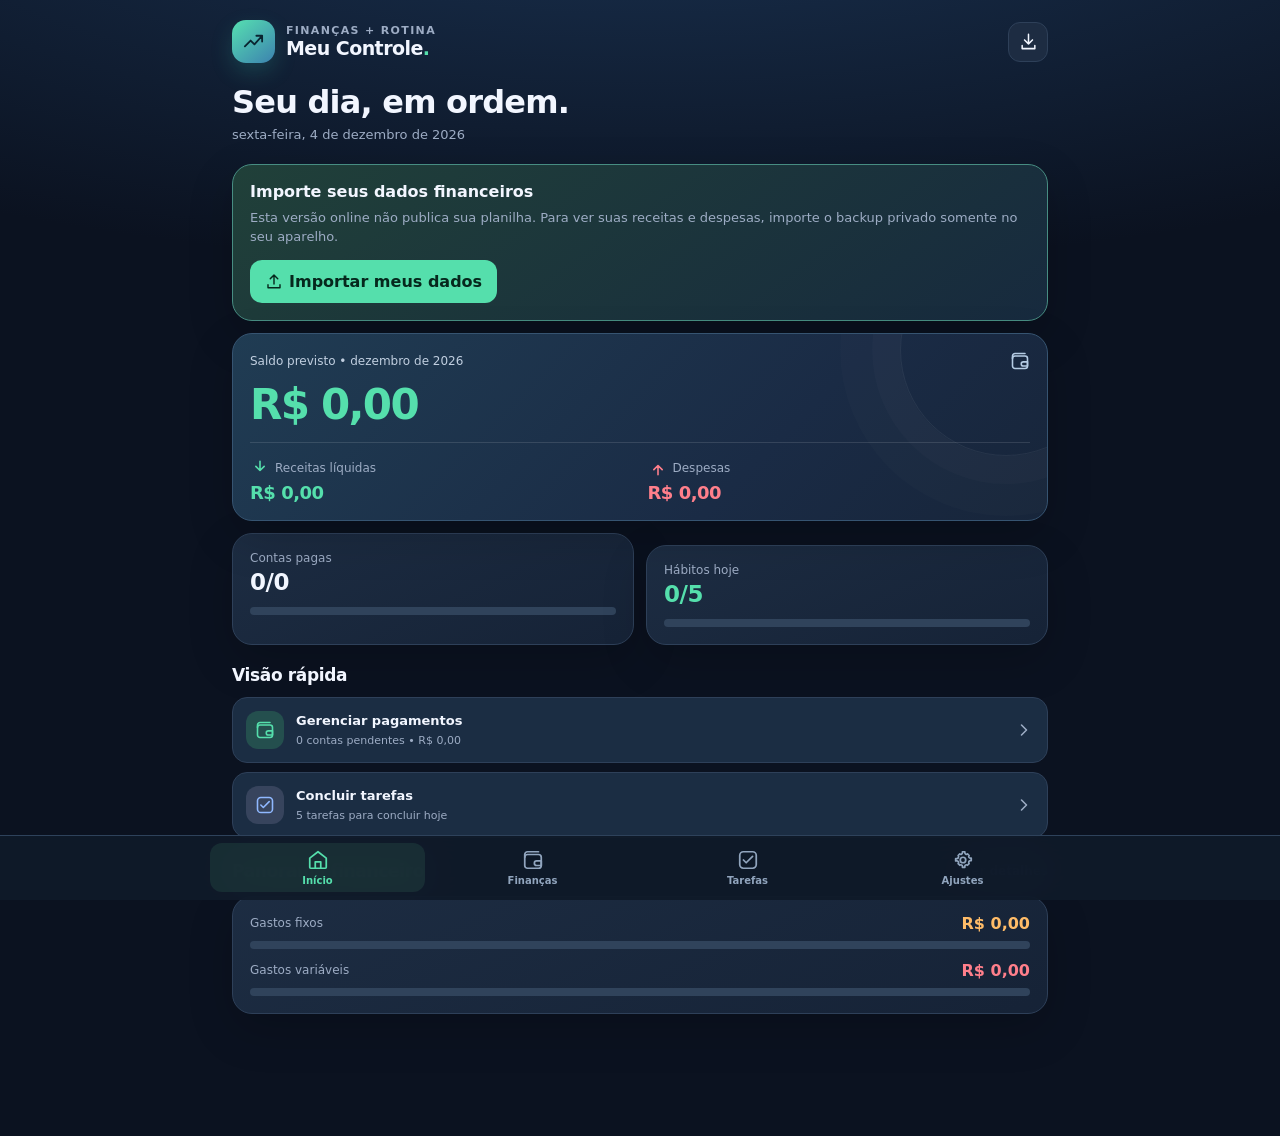
<file: index.html>
<!doctype html><html lang="pt-BR"><head><meta charset="utf-8"><meta name="viewport" content="width=device-width,initial-scale=1,viewport-fit=cover"><meta name="theme-color" content="#0b1220"><meta name="apple-mobile-web-app-capable" content="yes"><meta name="apple-mobile-web-app-status-bar-style" content="black-translucent"><meta name="apple-mobile-web-app-title" content="Meu Controle"><meta name="robots" content="noindex,nofollow"><meta name="description" content="Finanças pessoais, pagamentos e hábitos em um só lugar."><link rel="manifest" href="manifest.webmanifest"><link rel="apple-touch-icon" href="icon-192.png"><title>Meu Controle • Finanças e Rotina</title><style>:root{color-scheme:dark;--bg:#0b1220;--surface:#172338;--surface2:#1d2c42;--surface3:#253650;--line:#2e4059;--text:#f2f6ff;--muted:#9dacc4;--green:#55dfac;--coral:#ff7f8b;--amber:#ffbc68;--blue:#80b8ff;--shadow:0 16px 45px rgba(0,0,0,.18);font-family:-apple-system,BlinkMacSystemFont,"Segoe UI",Inter,system-ui,sans-serif}
*{box-sizing:border-box}html{scroll-behavior:smooth}body{margin:0;background:radial-gradient(ellipse 100% 420px at 50% -150px,#1a3353 0,transparent 100%),var(--bg);color:var(--text);padding-bottom:calc(92px + env(safe-area-inset-bottom));min-height:100vh}button,input,select{font:inherit}button{cursor:pointer}button:disabled{opacity:.35;cursor:not-allowed}button:focus-visible,input:focus-visible,select:focus-visible{outline:2px solid var(--blue);outline-offset:2px}a{color:var(--blue)}.app{max-width:860px;margin:0 auto}.topbar{display:flex;align-items:center;justify-content:space-between;padding:calc(20px + env(safe-area-inset-top)) 18px 14px;gap:12px}.brand{display:flex;align-items:center;gap:11px}.logo{width:43px;height:43px;border-radius:14px;background:linear-gradient(140deg,#56e0b1,#3c82af);color:#0a2430;display:grid;place-items:center;box-shadow:0 9px 22px #36c8b030}.logo .ico{width:23px;height:23px}.eyebrow{color:var(--muted);font-size:11px;font-weight:750;letter-spacing:1.35px;text-transform:uppercase}.brand-title{font-size:19px;font-weight:850;letter-spacing:-.55px}.icon-btn{display:inline-grid;place-items:center;background:var(--surface2);border:1px solid var(--line);border-radius:12px;color:var(--text);height:40px;width:40px;flex-shrink:0}.icon-btn .ico{width:19px;height:19px}.ico{width:20px;height:20px;display:inline-block;vertical-align:middle;fill:none;stroke:currentColor;stroke-width:1.9;stroke-linecap:round;stroke-linejoin:round}.content{padding:0 16px 20px}.screen{display:none;animation:fade .18s ease}.screen.active{display:block}@keyframes fade{from{opacity:.6;transform:translateY(4px)}to{opacity:1;transform:translateY(0)}}.page-title{font-size:27px;letter-spacing:-.8px;margin:6px 0 4px;font-weight:820}.subtitle{color:var(--muted);font-size:13px;margin:0 0 19px;line-height:1.5}.section-head{display:flex;align-items:center;justify-content:space-between;gap:10px;margin:20px 0 12px}.section-head h2{font-size:17px;letter-spacing:-.35px;margin:0}.section-head .sub{font-size:12px;color:var(--muted)}.card{background:linear-gradient(155deg,rgba(29,45,67,.98),rgba(22,35,55,.98));border:1px solid var(--line);border-radius:20px;padding:17px;box-shadow:var(--shadow)}.card+.card{margin-top:12px}.hero{background:linear-gradient(135deg,#203c53,#1a2b45 65%,#17253a);border:1px solid #365471;position:relative;overflow:hidden}.hero:after{content:"";position:absolute;right:-65px;top:-90px;width:210px;height:210px;border:1px solid #ffffff10;border-radius:50%;box-shadow:0 0 0 28px #ffffff04,0 0 0 60px #ffffff03;pointer-events:none}.hero .overline{font-size:12px;color:#c1cfe0}.hero .hero-number{font-size:clamp(29px,7vw,42px);font-weight:850;letter-spacing:-1.7px;margin:9px 0 13px;position:relative;z-index:1;white-space:nowrap}.hero-split{display:grid;grid-template-columns:1fr 1fr;border-top:1px solid #ffffff1e;padding-top:15px;gap:15px;position:relative;z-index:1}.small-label{font-size:12px;color:var(--muted);display:flex;align-items:center;gap:5px}.value{font-size:18px;font-weight:790;letter-spacing:-.5px;margin-top:4px;white-space:nowrap}.positive{color:var(--green)}.negative{color:var(--coral)}.amber{color:var(--amber)}.blue{color:var(--blue)}.muted{color:var(--muted)}.row{display:flex;align-items:center;justify-content:space-between;gap:10px}.stack{display:flex;flex-direction:column;gap:6px}.grid2{display:grid;grid-template-columns:repeat(2,minmax(0,1fr));gap:12px}.metric{min-width:0}.metric .value{font-size:clamp(16px,4.1vw,23px);overflow-wrap:anywhere}.metric .ico{width:16px;height:16px}.progress{height:8px;border-radius:99px;background:#30435b;overflow:hidden}.progress>span{display:block;height:100%;background:var(--green);border-radius:inherit;transition:width .2s}.tiny{font-size:11px;color:var(--muted);line-height:1.45}.spacer8{height:8px}.spacer12{height:12px}.month-picker{display:flex;align-items:center;gap:7px;background:var(--surface);border:1px solid var(--line);border-radius:14px;padding:5px;margin-bottom:14px}.month-picker .icon-btn{width:37px;height:35px;border:0;background:transparent}.month-picker select{background:transparent;border:0;color:var(--text);font-weight:750;text-align:center;text-align-last:center;flex:1;min-width:0;max-width:100%;padding:8px 0;appearance:none}.month-picker option{background:#19283c}.month-label{font-size:12px;color:var(--muted);margin:0 0 9px}.cta{background:var(--green);color:#06281d;border:0;border-radius:12px;font-weight:800;padding:12px 15px;display:inline-flex;align-items:center;justify-content:center;gap:6px}.cta .ico{width:18px;height:18px}.outline{background:var(--surface2);border:1px solid var(--line);border-radius:12px;color:var(--text);padding:10px 12px;font-weight:650;display:inline-flex;align-items:center;justify-content:center;gap:6px}.outline .ico{width:17px;height:17px}.link-btn{border:0;background:transparent;color:var(--blue);font-weight:700;padding:6px 0;font-size:12px}.donut-layout{display:flex;align-items:center;gap:17px}.donut{width:128px;height:128px;border-radius:50%;background:conic-gradient(var(--amber) 0 var(--fixed),var(--coral) var(--fixed) 100%);display:grid;place-items:center;flex-shrink:0}.donut-inner{background:#1a2b40;border-radius:50%;width:93px;height:93px;display:flex;flex-direction:column;justify-content:center;align-items:center}.donut-inner strong{font-size:22px;letter-spacing:-.7px}.donut-inner span{font-size:10px;color:var(--muted)}.legend-list{flex:1;min-width:0}.legend-row{display:flex;align-items:center;justify-content:space-between;gap:8px;margin:10px 0;font-size:12px}.legend-row strong{font-size:14px;white-space:nowrap}.legend-dot{width:9px;height:9px;border-radius:50%;flex-shrink:0}.legend-name{display:flex;align-items:center;gap:6px;color:var(--muted)}.trend{width:100%;height:164px;display:block;overflow:visible}.trend-caption{color:var(--muted);font-size:11px;margin-top:4px}.trend-line{stroke:var(--green);stroke-width:3;fill:none;stroke-linejoin:round;stroke-linecap:round}.trend-grid{stroke:#3a4c63;stroke-width:1;stroke-dasharray:3 4}.trend-label{font-size:10px;fill:#a7b9d1}.list{display:flex;flex-direction:column}.transaction{display:flex;align-items:center;gap:11px;padding:14px 0;border-top:1px solid var(--line)}.transaction:first-child{border-top:0;padding-top:4px}.check{width:22px;height:22px;accent-color:var(--green);flex:0 0 auto;cursor:pointer}.tx-body{min-width:0;flex:1}.tx-title{font-size:14px;font-weight:740;overflow-wrap:anywhere}.tx-meta{font-size:11px;color:var(--muted);margin-top:4px;line-height:1.45}.tx-right{text-align:right;min-width:0;max-width:46%}.tx-amount{font-size:14px;font-weight:780;white-space:nowrap}.tx-actions{display:flex;align-items:center;justify-content:flex-end;gap:10px;margin-top:5px}.tx-actions button{font-size:11px;font-weight:720;border:0;background:transparent;padding:4px 0;color:var(--blue)}.tx-actions .delete{color:#ff9aa4}.edited{color:var(--amber);font-size:10px;margin-top:3px}.badge{display:inline-block;padding:4px 7px;border-radius:8px;background:#2b3e55;color:#b7c8dc;font-size:10px;font-weight:750;white-space:nowrap}.badge.ok{background:#1e5c49;color:#85f0c4}.badge.wait{background:#59432e;color:#ffd298}.filters{display:flex;gap:7px;overflow:auto;padding:3px 0 12px;scrollbar-width:none}.filters::-webkit-scrollbar{display:none}.chip{border:1px solid #344962;background:#24354c;color:#b5c7de;padding:9px 13px;border-radius:99px;font-size:12px;font-weight:740;white-space:nowrap}.chip.active{background:#3a6d69;border-color:#4b9b87;color:#ecfff7}.empty{padding:24px 8px;text-align:center;color:var(--muted);font-size:13px}.summary-row{display:flex;justify-content:space-between;gap:12px;padding:9px 0;border-bottom:1px solid var(--line);font-size:13px}.summary-row:last-child{border:0}.mini-action{display:flex;align-items:center;gap:12px;padding:13px;border:1px solid var(--line);border-radius:15px;background:#1b2d43;color:var(--text);width:100%;text-align:left}.mini-action .action-icon{width:38px;height:38px;border-radius:12px;background:#244f4e;color:var(--green);display:grid;place-items:center;flex-shrink:0}.mini-action strong{font-size:13px}.mini-action small{font-size:11px;color:var(--muted)}.mini-action>.ico:last-child{margin-left:auto;color:var(--muted)}.home-actions{display:grid;gap:9px}.task-hero{display:flex;align-items:center;justify-content:space-between;gap:10px}.ring{width:116px;height:116px;border-radius:50%;background:conic-gradient(var(--green) var(--progress),#33465e var(--progress));display:grid;place-items:center;flex-shrink:0}.ring-inner{width:89px;height:89px;border-radius:50%;background:#1b2d42;display:grid;place-items:center}.ring-inner strong{font-size:25px}.ring-inner small{font-size:10px;color:var(--muted);margin-top:-19px}.task-progress-title{font-size:26px;font-weight:850;letter-spacing:-.8px}.task-list{display:flex;flex-direction:column}.task-item{display:flex;align-items:center;gap:12px;border-top:1px solid var(--line);padding:13px 0}.task-item:first-child{border:0;padding-top:3px}.task-emoji{height:39px;width:39px;background:#273b52;border-radius:12px;display:grid;place-items:center;font-size:20px;flex-shrink:0}.task-item label{display:flex;align-items:center;gap:10px;flex:1;min-width:0;font-size:14px;font-weight:720}.task-item label span{overflow-wrap:anywhere}.task-item.done label span{text-decoration:line-through;color:var(--muted)}.task-item .icon-btn{width:31px;height:31px;background:transparent;border:0;color:#8196b1}.task-item .icon-btn .ico{width:16px;height:16px}.calendar{display:grid;grid-template-columns:repeat(7,minmax(0,1fr));gap:6px}.weekday{font-size:11px;text-align:center;color:var(--muted);padding:6px 0}.day{aspect-ratio:1;min-width:0;border-radius:12px;border:1px solid #334860;background:#24364d;color:var(--text);font-size:13px;font-weight:730}.day.blank{background:transparent;border-color:transparent;pointer-events:none}.day.full{background:#226b55;border-color:#2d9975}.day.partial{background:#855823;border-color:#bb7d35}.day.none{background:#73343c;border-color:#9e4952}.day.future{color:#a7b6ca}.day.selected{outline:2px solid #e7f0ff;outline-offset:2px}.legend{display:flex;gap:11px;flex-wrap:wrap;margin-top:14px}.legend span{font-size:10px;color:var(--muted);display:flex;align-items:center;gap:5px}.legend i{width:9px;height:9px;border-radius:3px;display:inline-block}.month-stats{display:grid;grid-template-columns:repeat(3,minmax(0,1fr));gap:8px}.month-stat{background:#1c2e45;border-radius:12px;padding:12px 6px;text-align:center}.month-stat strong{display:block;font-size:23px}.month-stat small{font-size:10px;color:var(--muted)}.week-bars{display:flex;align-items:end;gap:7px;height:93px}.week-col{display:flex;flex:1;flex-direction:column;align-items:center;justify-content:end;gap:6px;height:100%}.week-col .bar-outer{height:67px;width:100%;max-width:33px;background:#304258;border-radius:7px;display:flex;align-items:flex-end;overflow:hidden}.week-col .bar-inner{background:linear-gradient(#5be2ae,#25866c);width:100%;border-radius:6px;min-height:0}.week-col small{font-size:10px;color:var(--muted)}.water-progress{height:11px;border-radius:999px;background:#253951;overflow:hidden;margin:16px 0 8px}.water-progress-fill{height:100%;width:0;background:linear-gradient(90deg,#3e9ce8,#60d9d6);border-radius:999px;transition:width .3s ease}.water-tally{font-size:12px;color:var(--muted);margin-bottom:15px}.water-quick{display:grid;grid-template-columns:repeat(3,minmax(0,1fr));gap:8px;margin:12px 0}.water-quick button{border:1px solid rgba(128,184,255,.28);background:rgba(71,137,198,.11);color:#c6e6ff;border-radius:12px;padding:11px 4px;font-size:13px;font-weight:700}.water-entry,.water-goal-edit{display:flex;align-items:center;flex-wrap:wrap;gap:8px}.water-entry input,.water-goal-edit input{min-width:0;flex:1 1 75px;max-width:120px}.water-entry select,.water-goal-edit select{min-width:85px;flex:0 0 auto}.water-entry button,.water-goal-edit button{flex:0 0 auto}.water-entry input,.water-entry select,.water-goal-edit input,.water-goal-edit select{border:1px solid var(--line);border-radius:10px;background:var(--surface);color:var(--text);padding:11px 10px}.water-undo{font-size:12px;white-space:nowrap}.water-value-sub{margin-top:3px}.water-goal-hint{margin-top:10px}.sr-only{position:absolute;width:1px;height:1px;padding:0;margin:-1px;overflow:hidden;clip:rect(0,0,0,0);white-space:nowrap;border:0}.note{font-size:12px;color:var(--muted);line-height:1.55}.settings-row{padding:15px 0;border-top:1px solid var(--line)}.settings-row:first-child{border:0}.settings-row strong{font-size:14px}.settings-row p{margin:5px 0 10px;font-size:12px;color:var(--muted);line-height:1.5}.bottom-nav{position:fixed;bottom:0;left:0;right:0;z-index:20;display:flex;justify-content:center;background:#101a2aec;border-top:1px solid #2e425b;backdrop-filter:blur(18px);-webkit-backdrop-filter:blur(18px);padding:7px 8px calc(8px + env(safe-area-inset-bottom))}.bottom-nav-inner{width:min(100%,860px);display:grid;grid-template-columns:repeat(4,1fr)}.nav-btn{border:0;background:transparent;color:#91a5be;display:flex;flex-direction:column;align-items:center;justify-content:center;gap:4px;font-size:10px;font-weight:750;padding:6px 4px;border-radius:12px}.nav-btn .ico{width:22px;height:22px}.nav-btn.active{color:var(--green);background:#2b554d55}.modal{position:fixed;inset:0;background:#040914dc;display:none;align-items:center;justify-content:center;padding:15px;z-index:30;backdrop-filter:blur(5px)}.modal.open{display:flex}.modal-panel{background:#1a2a40;border:1px solid #3d526c;border-radius:22px;width:min(100%,510px);max-height:min(92vh,850px);overflow:auto;padding:20px;box-shadow:0 30px 80px #0009}.modal-head{display:flex;justify-content:space-between;align-items:center;gap:10px;margin-bottom:16px}.modal-head h2{font-size:19px;margin:0}.field{margin-bottom:13px}.field label{display:block;color:#c5d4e6;font-size:12px;font-weight:650;margin-bottom:7px}.field input,.field select{display:block;width:100%;border:1px solid #3c536e;background:#101d30;color:var(--text);padding:12px 13px;border-radius:12px;outline:none}.field input:focus,.field select:focus{border-color:#7bb7f3}.field-row{display:grid;grid-template-columns:1fr 1fr;gap:10px}.modal-footer{display:flex;gap:8px;flex-wrap:wrap;margin-top:16px}.modal-footer button{flex:1}.warning{border:1px solid #b87e44;background:#60442455;border-radius:14px;padding:12px;color:#ffd6a6;font-size:12px;margin:10px 0}.toast{position:fixed;bottom:calc(95px + env(safe-area-inset-bottom));left:50%;transform:translateX(-50%);background:#295b4b;color:#eafff6;border:1px solid #4b9d7d;padding:11px 17px;border-radius:12px;z-index:40;box-shadow:0 10px 30px #0007;font-size:13px;max-width:90vw;text-align:center;display:none}.toast.show{display:block}.hide{display:none!important}.text-right{text-align:right}.footnote{font-size:11px;color:var(--muted);line-height:1.5;margin:12px 0}.inline-sep{display:inline-block;width:5px;height:5px;border-radius:50%;background:#617b99;margin:0 7px;vertical-align:middle}
@media(min-width:650px){.content{padding:0 22px 30px}.topbar{padding-left:22px;padding-right:22px}.desktop-grid{display:grid;grid-template-columns:1fr 1fr;gap:14px}.desktop-grid>.card{margin:0}.wide-grid{display:grid;grid-template-columns:1.05fr .95fr;gap:14px;align-items:start}.wide-grid>.card{margin:0}.page-title{font-size:32px}.hero .hero-number{font-size:42px}.donut{width:145px;height:145px}.donut-inner{width:108px;height:108px}}
@media(max-width:365px){.content{padding:0 12px 20px}.topbar{padding-left:12px;padding-right:12px}.card{padding:14px}.hero .hero-number{font-size:28px}.donut{width:107px;height:107px}.donut-inner{width:77px;height:77px}.donut-inner strong{font-size:18px}.donut-layout{gap:10px}.legend-row strong{font-size:12px}.grid2{gap:8px}.value{font-size:15px}.day{border-radius:9px}.task-hero .ring{width:99px;height:99px}.task-hero .ring-inner{width:75px;height:75px}}
</style></head><body><svg aria-hidden="true" style="position:absolute;width:0;height:0;overflow:hidden" xmlns="http://www.w3.org/2000/svg">
<symbol id="i-wallet" viewBox="0 0 24 24"><rect x="3" y="6" width="18" height="15" rx="3"/><path d="M3 9V6a3 3 0 0 1 3-3h12"/><path d="M16 13h5v5h-5a2.5 2.5 0 0 1 0-5z"/></symbol>
<symbol id="i-home" viewBox="0 0 24 24"><path d="m3 10 9-7 9 7v10a1 1 0 0 1-1 1H4a1 1 0 0 1-1-1z"/><path d="M9 21v-7h6v7"/></symbol>
<symbol id="i-check" viewBox="0 0 24 24"><path d="m5 12 5 5L20 7"/></symbol>
<symbol id="i-checksquare" viewBox="0 0 24 24"><rect x="3" y="3" width="18" height="18" rx="4"/><path d="m7 12 3 3 7-7"/></symbol>
<symbol id="i-settings" viewBox="0 0 24 24"><circle cx="12" cy="12" r="3"/><path d="M19.4 15a1.7 1.7 0 0 0 .3 1.9l-1.8 1.8a1.7 1.7 0 0 0-1.9-.3 1.7 1.7 0 0 0-1 1.5V21h-2.6v-1.1a1.7 1.7 0 0 0-1-1.5 1.7 1.7 0 0 0-1.9.3l-1.8-1.8A1.7 1.7 0 0 0 8 15a1.7 1.7 0 0 0-1.5-1H5v-2.6h1.5A1.7 1.7 0 0 0 8 10a1.7 1.7 0 0 0-.3-1.9l1.8-1.8a1.7 1.7 0 0 0 1.9.3 1.7 1.7 0 0 0 1-1.5V4h2.6v1.1a1.7 1.7 0 0 0 1 1.5 1.7 1.7 0 0 0 1.9-.3l1.8 1.8A1.7 1.7 0 0 0 19.4 10a1.7 1.7 0 0 0 1.5 1h1.1v2.6h-1.1a1.7 1.7 0 0 0-1.5 1.4z" transform="translate(-1 -1)"/></symbol>
<symbol id="i-left" viewBox="0 0 24 24"><path d="m15 18-6-6 6-6"/></symbol><symbol id="i-right" viewBox="0 0 24 24"><path d="m9 18 6-6-6-6"/></symbol>
<symbol id="i-plus" viewBox="0 0 24 24"><path d="M12 5v14M5 12h14"/></symbol>
<symbol id="i-minus" viewBox="0 0 24 24"><path d="M5 12h14"/></symbol>
<symbol id="i-up" viewBox="0 0 24 24"><path d="m7 14 5-5 5 5M12 9v11"/></symbol><symbol id="i-down" viewBox="0 0 24 24"><path d="m7 10 5 5 5-5M12 15V4"/></symbol>
<symbol id="i-calendar" viewBox="0 0 24 24"><rect x="3" y="5" width="18" height="16" rx="2"/><path d="M7 3v4M17 3v4M3 10h18"/></symbol>
<symbol id="i-trend" viewBox="0 0 24 24"><path d="m3 17 6-6 4 4 8-9M15 6h6v6"/></symbol>
<symbol id="i-bell" viewBox="0 0 24 24"><path d="M18 8a6 6 0 0 0-12 0c0 7-3 8-3 9h18c0-1-3-2-3-9M10 21h4"/></symbol>
<symbol id="i-download" viewBox="0 0 24 24"><path d="M12 3v12m-5-5 5 5 5-5M4 17v4h16v-4"/></symbol>
<symbol id="i-upload" viewBox="0 0 24 24"><path d="M12 16V4m-5 5 5-5 5 5M4 17v4h16v-4"/></symbol>
<symbol id="i-trash" viewBox="0 0 24 24"><path d="M4 7h16M10 4h4M6 7l1 14h10l1-14M10 11v6M14 11v6"/></symbol>
<symbol id="i-x" viewBox="0 0 24 24"><path d="M5 5 19 19M19 5 5 19"/></symbol>
<symbol id="i-droplet" viewBox="0 0 24 24"><path d="M12 3c-2 3-7 8-7 12a7 7 0 0 0 14 0c0-4-5-9-7-12z"/></symbol>
<symbol id="i-info" viewBox="0 0 24 24"><circle cx="12" cy="12" r="9"/><path d="M12 11v5M12 8h.01"/></symbol>
</svg>
<div class="app">
<header class="topbar"><div class="brand"><div class="logo"><svg class="ico"><use href="#i-trend"/></svg></div><div><div class="eyebrow">Finanças + rotina</div><div class="brand-title">Meu Controle<span style="color:var(--green)">.</span></div></div></div><button class="icon-btn" id="quickBackup" title="Exportar backup" aria-label="Exportar backup"><svg class="ico"><use href="#i-download"/></svg></button></header>
<div class="content">
<div id="storageWarning" class="warning hide">O navegador está bloqueando o armazenamento. Seus registros não serão salvos. Use um navegador que permita armazenamento local.</div>
<section id="homeScreen" class="screen active" aria-label="Início">
  <h1 class="page-title">Seu dia, em ordem.</h1><p class="subtitle" id="homeDate">Visão geral das suas finanças e hábitos.</p>
  <div class="card" id="firstImportCard" style="display:none;margin-bottom:12px;border-color:#478d82;background:linear-gradient(145deg,#204039,#172a3e)">
  <strong style="display:block;margin-bottom:7px;font-size:16px">Importe seus dados financeiros</strong>
  <p class="subtitle" style="margin-bottom:13px">Esta versão online não publica sua planilha. Para ver suas receitas e despesas, importe o backup privado somente no seu aparelho.</p>
  <button class="cta" id="importInitial" type="button"><svg class="ico"><use href="#i-upload"/></svg> Importar meus dados</button>
</div>
<div class="card hero"><div class="row"><span class="overline">Saldo previsto • <span id="homeMonthName"></span></span><svg class="ico" style="color:#b5cce4"><use href="#i-wallet"/></svg></div><div class="hero-number" id="homeBalance">R$ 0,00</div><div class="hero-split"><div><div class="small-label"><svg class="ico positive"><use href="#i-down"/></svg> Receitas líquidas</div><div class="value positive" id="homeIncome"></div></div><div><div class="small-label"><svg class="ico negative"><use href="#i-up"/></svg> Despesas</div><div class="value negative" id="homeExpense"></div></div></div></div>
  <div class="grid2" style="margin-top:12px"><div class="card metric"><div class="small-label">Contas pagas</div><div class="value" id="homePaid">0/0</div><div class="progress" style="margin-top:12px"><span id="homePaidBar"></span></div></div><div class="card metric"><div class="small-label">Hábitos hoje</div><div class="value positive" id="homeTasks">0/5</div><div class="progress" style="margin-top:12px"><span id="homeTasksBar"></span></div></div></div>
  <div class="section-head"><h2>Visão rápida</h2></div><div class="home-actions"><button class="mini-action" data-goto="finance"><span class="action-icon"><svg class="ico"><use href="#i-wallet"/></svg></span><span class="stack"><strong>Gerenciar pagamentos</strong><small id="homePending">Veja o que ainda falta pagar neste mês</small></span><svg class="ico"><use href="#i-right"/></svg></button><button class="mini-action" data-goto="tasks"><span class="action-icon" style="background:#37445d;color:#8fb8ff"><svg class="ico"><use href="#i-checksquare"/></svg></span><span class="stack"><strong>Concluir tarefas</strong><small id="homeTasksPending">Marque seus hábitos de hoje</small></span><svg class="ico"><use href="#i-right"/></svg></button></div>
  <div class="section-head"><h2>Panorama financeiro</h2><button class="link-btn" data-goto="finance">Ver detalhes</button></div><div class="card"><div class="row"><span class="small-label">Gastos fixos</span><strong class="amber" id="homeFixed"></strong></div><div class="spacer8"></div><div class="progress"><span id="homeFixedBar" style="background:var(--amber)"></span></div><div class="spacer12"></div><div class="row"><span class="small-label">Gastos variáveis</span><strong class="negative" id="homeVariable"></strong></div><div class="spacer8"></div><div class="progress"><span id="homeVariableBar" style="background:var(--coral)"></span></div></div>
</section>
<section id="financeScreen" class="screen" aria-label="Finanças">
  <div class="row"><div><h1 class="page-title">Finanças</h1><p class="subtitle">Planejado, realizado e o que falta pagar.</p></div><button class="cta" id="addTransaction" style="margin-top:-8px"><svg class="ico"><use href="#i-plus"/></svg> Novo</button></div>
  <div class="month-picker"><button class="icon-btn" id="financePrev" aria-label="Mês anterior"><svg class="ico"><use href="#i-left"/></svg></button><select id="financeMonth" aria-label="Selecionar mês e ano"></select><button class="icon-btn" id="financeNext" aria-label="Próximo mês"><svg class="ico"><use href="#i-right"/></svg></button></div>
  <div class="card hero"><div class="overline">Saldo previsto do mês</div><div class="hero-number" id="balance">R$ 0,00</div><div class="hero-split"><div><div class="small-label positive"><svg class="ico"><use href="#i-down"/></svg> Receitas líquidas</div><div class="value positive" id="income"></div></div><div><div class="small-label negative"><svg class="ico"><use href="#i-up"/></svg> Despesas</div><div class="value negative" id="expense"></div></div></div></div>
  <div class="grid2" style="margin-top:12px"><div class="card metric"><div class="small-label">Contas pagas</div><div class="value" id="paidCount"></div><div class="progress" style="margin-top:10px"><span id="paidBar"></span></div></div><div class="card metric"><div class="small-label">Renda comprometida</div><div class="value" id="commitment"></div><div class="progress" style="margin-top:10px"><span id="commitmentBar" style="background:var(--amber)"></span></div></div></div>
  <div class="desktop-grid" style="margin-top:12px"><div class="card"><div class="section-head" style="margin:0 0 12px"><h2>Distribuição de gastos</h2><span class="tiny">Fixos × variáveis</span></div><div class="donut-layout"><div class="donut" id="expenseDonut" style="--fixed:0%"><div class="donut-inner"><strong id="donutPercent">0%</strong><span>Variáveis</span></div></div><div class="legend-list"><div class="legend-row"><span class="legend-name"><i class="legend-dot" style="background:var(--amber)"></i> Fixos</span><strong class="amber" id="fixedAmount"></strong></div><div class="legend-row"><span class="legend-name"><i class="legend-dot" style="background:var(--coral)"></i> Variáveis</span><strong class="negative" id="variableAmount"></strong></div><div class="tiny" id="expenseInfo"></div></div></div></div><div class="card"><div class="section-head" style="margin:0 0 8px"><h2>Próximos 6 meses</h2><svg class="ico positive"><use href="#i-trend"/></svg></div><svg id="trendChart" class="trend" viewBox="0 0 360 164" role="img" aria-label="Gráfico de saldo projetado nos próximos seis meses"></svg><p class="trend-caption">Projeção baseada nos lançamentos cadastrados. Não representa saldo bancário.</p></div></div>
  <div class="section-head"><h2>Pagamentos do mês</h2><span class="tiny" id="paymentListCount"></span></div><div class="card"><div class="filters" id="paymentFilters"><button class="chip active" data-filter="all">Todas</button><button class="chip" data-filter="fixed">Fixas</button><button class="chip" data-filter="variable">Variáveis</button><button class="chip" data-filter="pending">Pendentes</button><button class="chip" data-filter="paid">Pagas</button></div><div class="list" id="paymentList"></div></div>
  <div class="section-head"><h2>Receitas e descontos</h2></div><div class="card"><p class="tiny" style="margin:0 0 9px">Os empréstimos em folha são descontos e reduzem as receitas líquidas.</p><div class="list" id="incomeList"></div></div>
  <div class="section-head"><h2>Resumo do mês</h2></div><div class="card"><div class="summary-row"><span class="muted">Despesas já pagas</span><strong class="positive" id="totalPaid"></strong></div><div class="summary-row"><span class="muted">Ainda a pagar</span><strong id="totalPending"></strong></div><div class="summary-row"><span class="muted">Ajustes sobre as previsões</span><strong id="totalAdjusted"></strong></div></div>
</section>
<section id="tasksScreen" class="screen" aria-label="Tarefas">
  <div class="row"><div><h1 class="page-title">Minha rotina</h1><p class="subtitle">Consistência, um dia de cada vez.</p></div><button class="cta" id="addTask" style="margin-top:-8px"><svg class="ico"><use href="#i-plus"/></svg> Tarefa</button></div>
  <div class="card task-hero"><div class="stack"><div class="small-label" id="selectedDayShort">Hoje</div><div class="task-progress-title" id="taskCount">0 de 5</div><div class="small-label" id="taskProgressText">Tarefas concluídas</div><div class="badge" id="streakBadge" style="margin-top:7px;align-self:flex-start">🔥 0 dias seguidos</div></div><div class="ring" id="taskRing" style="--progress:0%"><div class="ring-inner"><strong id="taskPercent">0%</strong><small>concluído</small></div></div></div>
  <div class="section-head"><h2>Calendário de hábitos</h2></div><div class="card"><div class="row" style="margin-bottom:12px"><button class="icon-btn" id="calendarPrev" aria-label="Mês anterior"><svg class="ico"><use href="#i-left"/></svg></button><strong id="calendarTitle"></strong><button class="icon-btn" id="calendarNext" aria-label="Próximo mês"><svg class="ico"><use href="#i-right"/></svg></button></div><div class="calendar" id="calendar"></div><div class="legend"><span><i style="background:#2c8a6a"></i>Completo</span><span><i style="background:#aa6c2a"></i>Parcial</span><span><i style="background:#90404a"></i>Incompleto</span><span><i style="background:#31445c"></i>Futuro</span></div></div>
  <div class="section-head"><h2 id="selectedDateTitle">Tarefas do dia</h2><span class="badge" id="dayTaskBadge"></span></div><div class="card"><div class="task-list" id="taskList"></div></div>
  <div class="desktop-grid" style="margin-top:12px"><div class="card"><div class="section-head" style="margin:0 0 12px"><h2>Hidratação</h2><svg class="ico blue"><use href="#i-droplet"/></svg></div><div class="row"><div><div class="value" id="waterValue">0 ml</div><div class="tiny water-value-sub" id="waterSub">Meta diária: 2 L</div></div><button class="outline water-undo" id="waterMinus" aria-label="Retirar 250 mililitros">− 250 ml</button></div><div class="water-progress" id="waterProgress" role="progressbar" aria-label="Progresso da hidratação" aria-valuemin="0" aria-valuemax="100" aria-valuenow="0"><div class="water-progress-fill" id="waterProgressFill"></div></div><div class="water-tally" id="waterTally">0 ml de 2.000 ml</div><div class="water-quick"><button type="button" data-water-add="250">+ 250 ml</button><button type="button" data-water-add="500">+ 500 ml</button><button type="button" data-water-add="1000">+ 1 L</button></div><div class="water-entry"><label class="sr-only" for="waterAmount">Quantidade de água</label><input id="waterAmount" type="number" min="0.01" step="any" inputmode="decimal" value="250" aria-label="Quantidade de água"><select id="waterUnit" aria-label="Unidade de água"><option value="ml">ml</option><option value="l">litros (L)</option></select><button class="cta" type="button" id="waterAddCustom">Adicionar</button></div></div><div class="card"><div class="section-head" style="margin:0 0 12px"><h2>Últimos 7 dias</h2><span class="tiny">% concluído</span></div><div class="week-bars" id="weekBars"></div></div></div>
  <div class="section-head"><h2>Resumo do mês</h2></div><div class="card"><div class="month-stats"><div class="month-stat"><strong class="positive" id="fullDays">0</strong><small>Completos</small></div><div class="month-stat"><strong class="amber" id="partialDays">0</strong><small>Parciais</small></div><div class="month-stat"><strong class="negative" id="emptyDays">0</strong><small>Incompletos</small></div></div><p class="footnote">Dias futuros não entram no resumo. Dias passados sem tarefas marcadas são classificados como incompletos.</p></div>
</section>
<section id="settingsScreen" class="screen" aria-label="Ajustes"><h1 class="page-title">Ajustes</h1><p class="subtitle">Seus dados, suas preferências.</p><div class="card"><div class="settings-row"><strong>Backup dos seus dados</strong><p style="color:var(--amber);font-size:12px">Nunca publique seu backup financeiro no GitHub. Ele contém informações pessoais.</p><p>Exporte um arquivo JSON com receitas, despesas, valores editados, pagamentos, tarefas e hidratação. Guarde uma cópia fora do iPhone.</p><div class="row" style="justify-content:flex-start;flex-wrap:wrap"><button class="cta" id="exportBackup"><svg class="ico"><use href="#i-download"/></svg> Exportar</button><button class="outline" id="importBackup"><svg class="ico"><use href="#i-upload"/></svg> Importar</button><input type="file" id="backupFile" accept=".json,application/json" hidden></div></div><div class="settings-row"><strong>Meta de hidratação</strong><p>Defina sua meta diária em litros ou mililitros.</p><div class="water-goal-edit"><label class="sr-only" for="waterGoalInput">Meta diária</label><input id="waterGoalInput" type="number" min="0.05" step="any" inputmode="decimal" value="2" aria-label="Meta diária"><select id="waterGoalUnit" aria-label="Unidade da meta"><option value="l">litros (L)</option><option value="ml">ml</option></select><button class="outline" type="button" id="waterGoalSave">Salvar meta</button></div><div class="tiny water-goal-hint" id="waterGoalLabel">Meta atual: 2 L (2.000 ml)</div></div><div class="settings-row"><strong>Instalar no iPhone</strong><p>Publique os arquivos em um site HTTPS gratuito. Depois, abra no Safari, toque em Compartilhar e escolha “Adicionar à Tela de Início”. O app pode funcionar offline após o primeiro carregamento.</p></div><div class="settings-row"><strong>Privacidade e armazenamento</strong><p>Os dados são salvos no armazenamento local do navegador deste aparelho. Não há conta, servidor de sincronização ou envio automático. Limpar dados do navegador pode apagá-los.</p></div><div class="settings-row"><strong>Sobre esta versão</strong><p>Meu Controle 2.0 • Dark Premium • Dados iniciais da planilha de outubro/2026 a dezembro/2027. As datas de vencimento dos lançamentos importados não foram informadas.</p></div></div></section>
</div></div>
<nav class="bottom-nav" aria-label="Navegação principal"><div class="bottom-nav-inner"><button class="nav-btn active" data-tab="home"><svg class="ico"><use href="#i-home"/></svg>Início</button><button class="nav-btn" data-tab="finance"><svg class="ico"><use href="#i-wallet"/></svg>Finanças</button><button class="nav-btn" data-tab="tasks"><svg class="ico"><use href="#i-checksquare"/></svg>Tarefas</button><button class="nav-btn" data-tab="settings"><svg class="ico"><use href="#i-settings"/></svg>Ajustes</button></div></nav>
<div class="modal" id="transactionModal" role="dialog" aria-modal="true" aria-labelledby="txModalTitle"><div class="modal-panel"><div class="modal-head"><h2 id="txModalTitle">Novo lançamento</h2><button class="icon-btn" data-close="transactionModal" aria-label="Fechar"><svg class="ico"><use href="#i-x"/></svg></button></div><form id="transactionForm"><div class="field"><label for="txName">Descrição</label><input id="txName" maxlength="90" required placeholder="Ex.: Supermercado, salário extra"></div><div class="field-row"><div class="field"><label for="txType">Tipo</label><select id="txType"><option value="expense">Despesa</option><option value="income">Receita</option></select></div><div class="field"><label for="txValue">Valor (R$)</label><input id="txValue" inputmode="decimal" placeholder="150,00" required></div></div><div class="field-row"><div class="field"><label for="txCategory">Categoria</label><select id="txCategory"><option value="variable">Variável</option><option value="fixed">Fixa</option></select></div><div class="field"><label for="txStart">A partir de</label><input id="txStart" type="month" required></div></div><div class="field-row"><div class="field"><label for="txRepeat">Repetição</label><select id="txRepeat"><option value="once">Somente este mês</option><option value="fixed">Todo mês</option><option value="installments">Parcelada</option></select></div><div class="field hide" id="installmentsWrap"><label for="txInstallments">Nº de parcelas</label><input id="txInstallments" type="number" min="2" max="360" value="2"></div></div><div class="field"><label for="txDue">Dia de vencimento (opcional)</label><input id="txDue" type="number" min="1" max="31" placeholder="Ex.: 15"></div><p class="note">Em compras parceladas, informe o valor de <strong>cada parcela</strong>. O vencimento é opcional e não altera o valor total.</p><div class="modal-footer"><button type="button" class="outline" data-close="transactionModal">Cancelar</button><button type="submit" class="cta">Salvar lançamento</button></div></form></div></div>
<div class="modal" id="editModal" role="dialog" aria-modal="true" aria-labelledby="editTitle"><div class="modal-panel"><div class="modal-head"><h2 id="editTitle">Editar valor</h2><button class="icon-btn" data-close="editModal" aria-label="Fechar"><svg class="ico"><use href="#i-x"/></svg></button></div><form id="editForm"><p class="note" id="editContext"></p><div class="card" style="padding:12px;margin:12px 0;box-shadow:none"><div class="small-label">Valor previsto</div><strong id="editBase"></strong></div><div class="field"><label for="editAmount">Valor real deste mês (R$)</label><input id="editAmount" inputmode="decimal" required></div><p class="note">A alteração modifica apenas o mês selecionado. Os outros meses mantêm os valores originais.</p><div class="modal-footer"><button type="button" class="outline" id="restoreValue">Restaurar previsão</button><button type="submit" class="cta">Salvar valor</button></div></form></div></div>
<div class="modal" id="taskModal" role="dialog" aria-modal="true" aria-labelledby="taskModalTitle"><div class="modal-panel"><div class="modal-head"><h2 id="taskModalTitle">Nova tarefa</h2><button class="icon-btn" data-close="taskModal" aria-label="Fechar"><svg class="ico"><use href="#i-x"/></svg></button></div><form id="taskForm"><div class="field"><label for="taskName">Nome da tarefa</label><input id="taskName" maxlength="80" required placeholder="Ex.: Ler 20 páginas"></div><div class="field"><label for="taskIcon">Ícone</label><select id="taskIcon"><option value="🎯">🎯 Meta</option><option value="💪">💪 Treino</option><option value="📚">📚 Estudos</option><option value="💼">💼 Trabalho</option><option value="💧">💧 Hidratação</option><option value="🥗">🥗 Alimentação</option><option value="🧘">🧘 Bem-estar</option><option value="🧹">🧹 Casa</option></select></div><div class="modal-footer"><button type="button" class="outline" data-close="taskModal">Cancelar</button><button type="submit" class="cta">Adicionar tarefa</button></div></form></div></div>
<div class="toast" id="toast" role="status" aria-live="polite"></div>
<script>'use strict';
const SEED_TRANSACTIONS=[]; // Dados pessoais ficam somente no backup privado, nunca no GitHub.
const $=s=>document.querySelector(s);
const $$=s=>Array.from(document.querySelectorAll(s));
const pad=n=>String(n).padStart(2,'0');
const isoDay=d=>`${d.getFullYear()}-${pad(d.getMonth()+1)}-${pad(d.getDate())}`;
const isoMonth=d=>isoDay(d).slice(0,7);
const today=new Date(),nowDay=isoDay(today),nowMonth=isoMonth(today);
const money=n=>Number(n||0).toLocaleString('pt-BR',{style:'currency',currency:'BRL'});
const shortMoney=n=>Number(n||0).toLocaleString('pt-BR',{minimumFractionDigits:0,maximumFractionDigits:0});
const uid=()=>globalThis.crypto?.randomUUID?.()||('id-'+Date.now()+'-'+Math.random().toString(36).slice(2));
const esc=s=>String(s??'').replace(/[&<>"']/g,c=>({'&':'&amp;','<':'&lt;','>':'&gt;','"':'&quot;',"'":'&#39;'}[c]));
const icon=name=>`<svg class="ico" aria-hidden="true"><use href="#i-${name}"/></svg>`;
const monthIndex=m=>{const [y,n]=m.split('-').map(Number);return y*12+n-1};
const addMonths=(m,n)=>{const [y,mo]=m.split('-').map(Number);return isoMonth(new Date(y,mo-1+n,1))};
const addDays=(d,n)=>{const [y,m,day]=d.split('-').map(Number);return isoDay(new Date(y,m-1,day+n))};
const monthName=m=>new Date(m+'-15T12:00:00').toLocaleDateString('pt-BR',{month:'long',year:'numeric'});
const dateName=d=>new Date(d+'T12:00:00').toLocaleDateString('pt-BR',{weekday:'long',day:'numeric',month:'long'});
const clamp=(v,min,max)=>Math.max(min,Math.min(max,v));
const parseBRL=raw=>{let str=String(raw).trim().replace(/[R$\s]/g,'');if(str.includes(','))str=str.replace(/\./g,'').replace(',','.');return Number(str)};
const defaultTasks=['Treinar','Trabalho','Estudo','Hidratação','Alimentação'].map(name=>({id:uid(),name}));
let storage=null;
try{const key='__meu_controle_storage_test__';localStorage.setItem(key,'1');localStorage.removeItem(key);storage=localStorage}catch(e){$('#storageWarning').classList.remove('hide')}
let db;
try{db=JSON.parse(storage?.getItem('meu-controle-v1')||'null')}catch(e){}
if(!db||!Array.isArray(db.transactions)||!Array.isArray(db.tasks))db={transactions:[],tasks:defaultTasks,paid:{},completed:{},amountOverrides:{},seedImported:false};
if(!db.paid||typeof db.paid!=='object')db.paid={};
if(!db.completed||typeof db.completed!=='object')db.completed={};
if(!db.amountOverrides||typeof db.amountOverrides!=='object'||Array.isArray(db.amountOverrides))db.amountOverrides={};
// A versão anterior armazenava a hidratação em copos. Converter uma única vez: 1 copo = 250 ml.
function migrateWaterData(data){
 if(!data.water||typeof data.water!=='object'||Array.isArray(data.water))data.water={};
 if(data.waterUnitVersion!==2){
  const migrated={};
  for(const [day,count] of Object.entries(data.water))if(/^\d{4}-\d{2}-\d{2}$/.test(day))migrated[day]=clamp(Math.round((Number(count)||0)*250),0,20000);
  data.water=migrated;
  const oldGoal=Number.isInteger(data.waterGoal)?clamp(data.waterGoal,1,24):8;
  data.waterGoalMl=oldGoal*250;
  data.waterUnitVersion=2;
  delete data.waterGoal;
 }
 if(!Number.isInteger(data.waterGoalMl)||data.waterGoalMl<50||data.waterGoalMl>10000)data.waterGoalMl=2000;
 for(const [day,amount] of Object.entries(data.water)){
  if(!/^\d{4}-\d{2}-\d{2}$/.test(day)){delete data.water[day];continue}
  data.water[day]=clamp(Math.round(Number(amount)||0),0,20000);
 }
 return data;
}
migrateWaterData(db);
if(!db.seedImported){const ids=new Set(db.transactions.map(t=>t.id));db.transactions.push(...SEED_TRANSACTIONS.filter(t=>!ids.has(t.id)));db.seedImported=true}
function save(){try{storage?.setItem('meu-controle-v1',JSON.stringify(db))}catch(e){console.warn('Falha ao salvar',e);$('#storageWarning').classList.remove('hide')}}
save();
let month=monthIndex(nowMonth)>=monthIndex('2026-10')&&monthIndex(nowMonth)<=monthIndex('2030-12')?nowMonth:'2026-11';
let calendarMonth=nowMonth,selectedDay=nowDay,paymentFilter='all',activeTab='home',editKey=null,editIsExpense=true;
let toastTimer;
function toast(message){const el=$('#toast');el.textContent=message;el.classList.add('show');clearTimeout(toastTimer);toastTimer=setTimeout(()=>el.classList.remove('show'),2800)}
function occurrences(m){return db.transactions.filter(t=>{if(!t||!t.start)return false;const delta=monthIndex(m)-monthIndex(t.start);return delta>=0&&(t.repeat==='fixed'||t.repeat==='once'&&delta===0||t.repeat==='installments'&&delta<Number(t.installments))}).map(t=>{const key=`${t.id}:${m}`,override=db.amountOverrides[key],edited=Object.prototype.hasOwnProperty.call(db.amountOverrides,key)&&Number.isFinite(Number(override));return {...t,occKey:key,baseValue:Number(t.value)||0,value:edited?Number(override):Number(t.value)||0,amountEdited:edited,suffix:t.repeat==='installments'?` (${monthIndex(m)-monthIndex(t.start)+1}/${t.installments})`:''}})}
function summary(m){const all=occurrences(m),expenses=all.filter(t=>t.type==='expense'),incomes=all.filter(t=>t.type==='income'),income=incomes.reduce((s,t)=>s+t.value,0),expense=expenses.reduce((s,t)=>s+t.value,0),fixed=expenses.filter(t=>t.category==='fixed').reduce((s,t)=>s+t.value,0),paid=expenses.filter(t=>!!db.paid[t.occKey]),paidAmount=paid.reduce((s,t)=>s+t.value,0);return {all,expenses,incomes,income,expense,fixed,variable:expense-fixed,balance:income-expense,paid,paidAmount,pendingAmount:expense-paidAmount,adjusted:all.filter(t=>t.amountEdited).length}}
function pct(n,d){return d>0?clamp(n/d*100,0,100):0}
function setText(id,v){$(id).textContent=v}
function setWidth(id,v){$(id).style.width=clamp(v,0,100)+'%'}
function setBalance(id,value){setText(id,money(value));$(id).classList.toggle('positive',value>=0);$(id).classList.toggle('negative',value<0)}
function taskDone(date){return new Set(Array.isArray(db.completed[date])?db.completed[date]:[])}
function taskProgress(date){const done=taskDone(date);const count=db.tasks.filter(t=>done.has(t.id)).length;return {count,total:db.tasks.length,percent:pct(count,db.tasks.length)}}
function streak(){let d=nowDay;if(taskProgress(d).count!==db.tasks.length||db.tasks.length===0)d=addDays(d,-1);let n=0;while(n<366&&db.tasks.length&&taskProgress(d).count===db.tasks.length){n++;d=addDays(d,-1)}return n}
function renderHome(){const s=summary(month),p=taskProgress(nowDay);setText('#homeDate',today.toLocaleDateString('pt-BR',{weekday:'long',day:'numeric',month:'long',year:'numeric'}));setText('#homeMonthName',monthName(month));setBalance('#homeBalance',s.balance);setText('#homeIncome',money(s.income));setText('#homeExpense',money(s.expense));setText('#homePaid',`${s.paid.length}/${s.expenses.length}`);setWidth('#homePaidBar',pct(s.paid.length,s.expenses.length));setText('#homeTasks',`${p.count}/${p.total}`);setWidth('#homeTasksBar',p.percent);setText('#homePending',`${s.expenses.length-s.paid.length} contas pendentes • ${money(s.pendingAmount)}`);setText('#homeTasksPending',`${p.total-p.count} tarefas para concluir hoje`);setText('#homeFixed',money(s.fixed));setText('#homeVariable',money(s.variable));setWidth('#homeFixedBar',pct(s.fixed,s.expense));setWidth('#homeVariableBar',pct(s.variable,s.expense))}
function renderTrend(){const data=Array.from({length:6},(_,i)=>({m:addMonths(month,i),v:summary(addMonths(month,i)).balance}));const vals=data.map(x=>x.v);const min=Math.min(0,...vals),max=Math.max(0,...vals),span=Math.max(max-min,1);const X=i=>23+i*62.5,Y=v=>132-(v-min)/span*100;const line=data.map((d,i)=>`${i?'L':'M'}${X(i).toFixed(1)},${Y(d.v).toFixed(1)}`).join(' ');const zero=Y(0);const area=`${line} L${X(5)},132 L${X(0)},132 Z`;let html=`<defs><linearGradient id="trendFill" x1="0" y1="0" x2="0" y2="1"><stop offset="0%" stop-color="#52dcaa" stop-opacity=".24"/><stop offset="100%" stop-color="#52dcaa" stop-opacity="0"/></linearGradient></defs><path d="M17 ${zero} H349" class="trend-grid"/><path d="${area}" fill="url(#trendFill)"/><path d="${line}" class="trend-line"/>`;data.forEach((d,i)=>{const x=X(i),y=Y(d.v),label=new Date(d.m+'-15T12:00:00').toLocaleDateString('pt-BR',{month:'short'}).replace('.','');html+=`<circle cx="${x}" cy="${y}" r="4.5" fill="${d.v<0?'#ff7f8b':'#55dfac'}" stroke="#1b2c42" stroke-width="2"><title>${esc(monthName(d.m))}: ${esc(money(d.v))}</title></circle><text x="${x}" y="158" class="trend-label" text-anchor="middle">${esc(label)}</text>`});$('#trendChart').innerHTML=html}
function txRow(t,isExpense){const paid=!!db.paid[t.occKey],label=isExpense?(t.category==='fixed'?'Fixa':'Variável'):(t.value<0?'Desconto em folha':'Receita'),due=Number(t.dueDay)>0?` • vence dia ${Number(t.dueDay)}`:'',editTag=t.amountEdited?`<div class="edited">Previsto: ${money(t.baseValue)}</div>`:'';return `<div class="transaction"><input class="check" type="checkbox" data-action="paid" data-key="${esc(t.occKey)}" ${paid?'checked':''} aria-label="${isExpense?'Marcar despesa como paga':'Marcar receita como recebida'}: ${esc(t.name)}"><div class="tx-body"><div class="tx-title">${esc(t.name+t.suffix)}</div><div class="tx-meta">${esc(label)}${due}</div>${editTag}</div><div class="tx-right"><div class="tx-amount ${!isExpense&&t.value<0?'negative':''}">${money(t.value)}</div><div style="margin-top:5px"><span class="badge ${paid?'ok':'wait'}">${paid?(isExpense?'Paga':'Recebida'):(isExpense?'Pendente':'Prevista')}</span></div><div class="tx-actions"><button type="button" data-action="edit" data-key="${esc(t.occKey)}">Editar</button><button class="delete" type="button" data-action="delete" data-id="${esc(t.id)}">Excluir</button></div></div></div>`}
function renderFinance(){const s=summary(month),fixedPercent=pct(s.fixed,s.expense),varPercent=pct(s.variable,s.expense),commit=s.income>0?s.expense/s.income*100:0;$('#financeMonth').value=month;$('#financePrev').disabled=monthIndex(month)<=monthIndex('2026-10');$('#financeNext').disabled=monthIndex(month)>=monthIndex('2030-12');setBalance('#balance',s.balance);setText('#income',money(s.income));setText('#expense',money(s.expense));setText('#paidCount',`${s.paid.length}/${s.expenses.length}`);setWidth('#paidBar',pct(s.paid.length,s.expenses.length));setText('#commitment',s.income>0?`${Math.round(commit)}%`:'—');setWidth('#commitmentBar',commit);setText('#fixedAmount',money(s.fixed));setText('#variableAmount',money(s.variable));$('#expenseDonut').style.setProperty('--fixed',`${fixedPercent}%`);setText('#donutPercent',`${Math.round(varPercent)}%`);setText('#expenseInfo',s.expense?`${Math.round(fixedPercent)}% dos gastos são fixos.`:'Nenhuma despesa neste mês.');setText('#totalPaid',money(s.paidAmount));setText('#totalPending',money(s.pendingAmount));setText('#totalAdjusted',`${s.adjusted} ${s.adjusted===1?'lançamento editado':'lançamentos editados'}`);renderTrend();$$('#paymentFilters .chip').forEach(b=>b.classList.toggle('active',b.dataset.filter===paymentFilter));const filtered=s.expenses.filter(t=>paymentFilter==='all'||paymentFilter==='fixed'&&t.category==='fixed'||paymentFilter==='variable'&&t.category!=='fixed'||paymentFilter==='pending'&&!db.paid[t.occKey]||paymentFilter==='paid'&&db.paid[t.occKey]);setText('#paymentListCount',`${filtered.length} de ${s.expenses.length}`);$('#paymentList').innerHTML=filtered.length?filtered.map(t=>txRow(t,true)).join(''):'<div class="empty">Nenhuma despesa neste filtro.</div>';$('#incomeList').innerHTML=s.incomes.length?s.incomes.map(t=>txRow(t,false)).join(''):'<div class="empty">Nenhuma receita neste mês.</div>'}
function renderCalendar(){const [y,mo]=calendarMonth.split('-').map(Number),first=new Date(y,mo-1,1),days=new Date(y,mo,0).getDate();setText('#calendarTitle',monthName(calendarMonth));let html=['D','S','T','Q','Q','S','S'].map(d=>`<div class="weekday">${d}</div>`).join('');for(let i=0;i<first.getDay();i++)html+='<span class="day blank"></span>';let full=0,partial=0,none=0;for(let d=1;d<=days;d++){const date=calendarMonth+'-'+pad(d),p=taskProgress(date);let status=date>nowDay?'future':p.total&&p.count===p.total?'full':p.count?'partial':'none';if(status==='full')full++;else if(status==='partial')partial++;else if(status==='none')none++;html+=`<button class="day ${status} ${date===selectedDay?'selected':''}" data-date="${date}" aria-label="${esc(dateName(date))}: ${status==='full'?'todas completas':status==='partial'?'parcial':status==='none'?'incompleto':'futuro'}">${d}</button>`}$('#calendar').innerHTML=html;setText('#fullDays',full);setText('#partialDays',partial);setText('#emptyDays',none)}
function taskEmoji(t){if(t.icon)return t.icon;const n=t.name.toLocaleLowerCase('pt-BR');return /trein|academ|exerc/.test(n)?'💪':/trabalh|serviço/.test(n)?'💼':/estud|ler|livro/.test(n)?'📚':/hidrat|água|agua/.test(n)?'💧':/alimenta|comida|dieta/.test(n)?'🥗':'🎯'}
function renderTaskList(){const p=taskProgress(selectedDay),done=taskDone(selectedDay);setText('#selectedDayShort',selectedDay===nowDay?'Hoje • '+dateName(selectedDay):dateName(selectedDay));setText('#taskCount',`${p.count} de ${p.total}`);setText('#taskProgressText',p.total?'tarefas concluídas':'Adicione sua primeira tarefa');setText('#taskPercent',`${Math.round(p.percent)}%`);$('#taskRing').style.setProperty('--progress',`${p.percent}%`);setText('#streakBadge',`🔥 ${streak()} ${streak()===1?'dia seguido':'dias seguidos'}`);setText('#selectedDateTitle',selectedDay===nowDay?'Tarefas de hoje':`Tarefas • ${new Date(selectedDay+'T12:00:00').toLocaleDateString('pt-BR',{day:'numeric',month:'short'})}`);setText('#dayTaskBadge',`${p.count}/${p.total}`);$('#taskList').innerHTML=db.tasks.length?db.tasks.map(t=>`<div class="task-item ${done.has(t.id)?'done':''}"><span class="task-emoji" aria-hidden="true">${esc(taskEmoji(t))}</span><label><input class="check" type="checkbox" data-task="${esc(t.id)}" ${done.has(t.id)?'checked':''}><span>${esc(t.name)}</span></label><button class="icon-btn" data-remove-task="${esc(t.id)}" aria-label="Excluir ${esc(t.name)}">${icon('trash')}</button></div>`).join(''):'<div class="empty">Crie uma tarefa para acompanhar seus hábitos.</div>'}
const fmtMl=n=>Math.round(n).toLocaleString('pt-BR')+' ml';
const fmtWater=n=>n>=1000?(n/1000).toLocaleString('pt-BR',{maximumFractionDigits:3})+' L':fmtMl(n);
function renderWater(){
 const n=clamp(Number(db.water[selectedDay])||0,0,20000),goal=db.waterGoalMl,pct=clamp(Math.round(n/goal*100),0,100);
 setText('#waterValue',fmtWater(n));
 setText('#waterSub',`Meta diária: ${fmtWater(goal)}`);
 setText('#waterTally',`${fmtMl(n)} de ${fmtMl(goal)} • ${Math.round(n/goal*100)}% da meta`);
 $('#waterProgressFill').style.width=pct+'%';
 $('#waterProgress').setAttribute('aria-valuenow',String(pct));
 $('#waterMinus').disabled=n<=0;
 $$('[data-water-add]').forEach(btn=>btn.disabled=n+Number(btn.dataset.waterAdd)>20000);
 setText('#waterGoalLabel',`Meta atual: ${fmtWater(goal)} (${fmtMl(goal)})`);
 if(document.activeElement!==$('#waterGoalInput'))$('#waterGoalInput').value=$('#waterGoalUnit').value==='l'?String(Number((goal/1000).toFixed(3))):String(goal);
}
function addWater(ml){
 const n=Number(db.water[selectedDay])||0;
 if(!Number.isInteger(ml)||ml<=0||ml>5000){toast('Informe de 1 ml a 5 L por vez');return}
 if(n+ml>20000){toast('Limite diário de 20 L atingido');return}
 db.water[selectedDay]=n+ml;save();renderWater();toast(`${fmtWater(ml)} adicionados`);
}
function renderWeek(){let html='';for(let i=6;i>=0;i--){const d=addDays(selectedDay,-i),p=taskProgress(d),h=clamp(p.percent,0,100),label=new Date(d+'T12:00:00').toLocaleDateString('pt-BR',{weekday:'short'}).replace('.','');html+=`<div class="week-col"><div class="bar-outer" title="${esc(dateName(d))}: ${Math.round(h)}%"><div class="bar-inner" style="height:${h}%"></div></div><small>${esc(label)}</small></div>`}$('#weekBars').innerHTML=html}
function renderTasks(){renderCalendar();renderTaskList();renderWater();renderWeek()}
function renderAll(){renderHome();renderFinance();renderTasks();$('#firstImportCard').style.display=db.transactions.length?'none':'block'}
function goto(tab){activeTab=tab;$$('.screen').forEach(el=>el.classList.toggle('active',el.id===tab+'Screen'));$$('.nav-btn').forEach(el=>el.classList.toggle('active',el.dataset.tab===tab));if(tab==='finance')renderFinance();if(tab==='tasks')renderTasks();window.scrollTo({top:0,behavior:'instant'})}
function closeModal(id){$('#'+id).classList.remove('open')}
function openModal(id){$('#'+id).classList.add('open')}
function editValue(key){const t=occurrences(month).find(x=>x.occKey===key);if(!t)return;editKey=key;editIsExpense=t.type==='expense';setText('#editContext',`${t.name+t.suffix} • ${monthName(month)}`);setText('#editBase',money(t.baseValue));$('#editAmount').value=t.value.toFixed(2).replace('.',',');$('#restoreValue').classList.toggle('hide',!t.amountEdited);openModal('editModal');$('#editAmount').focus();$('#editAmount').select()}
function removeTransaction(id){const t=db.transactions.find(x=>x.id===id);if(!t)return;const repeated=t.repeat!=='once';const question=`Excluir "${t.name}" ${repeated?'de todos os meses da repetição':'deste mês'}?`;if(!confirm(question))return;db.transactions=db.transactions.filter(x=>x.id!==id);for(const k of Object.keys(db.paid))if(k.startsWith(id+':'))delete db.paid[k];for(const k of Object.keys(db.amountOverrides))if(k.startsWith(id+':'))delete db.amountOverrides[k];save();renderAll();toast('Lançamento excluído')}
function setPaid(key,checked){db.paid[key]=checked;save();renderAll()}
function bindTxList(selector){$(selector).addEventListener('change',e=>{const input=e.target.closest('input[data-action="paid"]');if(input)setPaid(input.dataset.key,input.checked)});$(selector).addEventListener('click',e=>{const btn=e.target.closest('button[data-action]');if(!btn)return;if(btn.dataset.action==='edit')editValue(btn.dataset.key);if(btn.dataset.action==='delete')removeTransaction(btn.dataset.id)})}
bindTxList('#paymentList');bindTxList('#incomeList');
$$('.nav-btn').forEach(b=>b.addEventListener('click',()=>goto(b.dataset.tab)));
$$('[data-goto]').forEach(b=>b.addEventListener('click',()=>goto(b.dataset.goto)));
const monthSelect=$('#financeMonth');for(let m='2026-10';monthIndex(m)<=monthIndex('2030-12');m=addMonths(m,1)){const o=document.createElement('option');o.value=m;o.textContent=monthName(m).replace(/^./,c=>c.toUpperCase());monthSelect.appendChild(o)}
monthSelect.value=month;monthSelect.addEventListener('change',e=>{month=e.target.value;renderHome();renderFinance()});
$('#financePrev').addEventListener('click',()=>{if(monthIndex(month)>monthIndex('2026-10')){month=addMonths(month,-1);renderHome();renderFinance()}});
$('#financeNext').addEventListener('click',()=>{if(monthIndex(month)<monthIndex('2030-12')){month=addMonths(month,1);renderHome();renderFinance()}});
$('#paymentFilters').addEventListener('click',e=>{const b=e.target.closest('[data-filter]');if(b){paymentFilter=b.dataset.filter;renderFinance()}});
$('#calendarPrev').addEventListener('click',()=>{calendarMonth=addMonths(calendarMonth,-1);selectedDay=calendarMonth+'-01';renderTasks()});
$('#calendarNext').addEventListener('click',()=>{calendarMonth=addMonths(calendarMonth,1);selectedDay=calendarMonth+'-01';renderTasks()});
$('#calendar').addEventListener('click',e=>{const b=e.target.closest('button[data-date]');if(b){selectedDay=b.dataset.date;renderTasks()}});
$('#taskList').addEventListener('change',e=>{const b=e.target.closest('input[data-task]');if(!b)return;const done=taskDone(selectedDay);if(b.checked)done.add(b.dataset.task);else done.delete(b.dataset.task);db.completed[selectedDay]=[...done];save();renderHome();renderTasks()});
$('#taskList').addEventListener('click',e=>{const b=e.target.closest('button[data-remove-task]');if(!b)return;const task=db.tasks.find(t=>t.id===b.dataset.removeTask);if(!task)return;if(!confirm(`Excluir a tarefa "${task.name}"?`))return;db.tasks=db.tasks.filter(t=>t.id!==task.id);save();renderHome();renderTasks();toast('Tarefa excluída')});
$('#waterMinus').addEventListener('click',()=>{db.water[selectedDay]=clamp((Number(db.water[selectedDay])||0)-250,0,20000);save();renderWater()});
$$('[data-water-add]').forEach(btn=>btn.addEventListener('click',()=>addWater(Number(btn.dataset.waterAdd))));
$('#waterUnit').addEventListener('change',()=>{$('#waterAmount').value=$('#waterUnit').value==='l'?'0.25':'250'});
$('#waterAddCustom').addEventListener('click',()=>{
 const quantity=Number(String($('#waterAmount').value).trim().replace(',','.'));
 if(!Number.isFinite(quantity)||quantity<=0){toast('Informe uma quantidade válida');return}
 const ml=Math.round(quantity*($('#waterUnit').value==='l'?1000:1));addWater(ml);
});
$('#waterGoalUnit').addEventListener('change',()=>{$('#waterGoalInput').value=$('#waterGoalUnit').value==='l'?String(Number((db.waterGoalMl/1000).toFixed(3))):String(db.waterGoalMl)});
$('#waterGoalSave').addEventListener('click',()=>{
 const quantity=Number(String($('#waterGoalInput').value).trim().replace(',','.'));
 if(!Number.isFinite(quantity)||quantity<=0){toast('Informe uma meta válida');return}
 const ml=Math.round(quantity*($('#waterGoalUnit').value==='l'?1000:1));
 if(ml<50||ml>10000){toast('A meta deve estar entre 50 ml e 10 L');return}
 db.waterGoalMl=ml;save();renderWater();toast('Meta de hidratação atualizada');
});
$('#addTransaction').addEventListener('click',()=>{$('#transactionForm').reset();$('#txStart').value=month;$('#installmentsWrap').classList.add('hide');$('#txCategory').disabled=false;openModal('transactionModal');$('#txName').focus()});
$('#txRepeat').addEventListener('change',e=>$('#installmentsWrap').classList.toggle('hide',e.target.value!=='installments'));
$('#txType').addEventListener('change',e=>{if(e.target.value==='income'){$('#txCategory').value='variable';$('#txCategory').disabled=true}else $('#txCategory').disabled=false});
$('#transactionForm').addEventListener('submit',e=>{e.preventDefault();const type=$('#txType').value,value=parseBRL($('#txValue').value),installments=Number($('#txInstallments').value),repeat=$('#txRepeat').value,due=$('#txDue').value.trim(),name=$('#txName').value.trim(),start=$('#txStart').value;if(!name||!start||!Number.isFinite(value)||type==='expense'&&value<=0||type==='income'&&value===0||Math.abs(value)>1000000000||repeat==='installments'&&(!Number.isInteger(installments)||installments<2||installments>360)||due&&(!Number.isInteger(Number(due))||Number(due)<1||Number(due)>31)){alert('Confira a descrição, o valor, o parcelamento e o vencimento.');return}db.transactions.push({id:uid(),name,type,value:Math.round(value*100)/100,start,repeat,installments:repeat==='installments'?installments:1,category:type==='income'?'variable':$('#txCategory').value,dueDay:due?Number(due):null});save();closeModal('transactionModal');renderAll();toast('Lançamento cadastrado')});
$('#editForm').addEventListener('submit',e=>{e.preventDefault();if(!editKey)return;const value=parseBRL($('#editAmount').value),t=occurrences(month).find(x=>x.occKey===editKey);if(!t||!Number.isFinite(value)||Math.abs(value)>1000000000||editIsExpense&&value<0){alert('Digite um valor válido. Exemplo: 173,50.');return}const rounded=Math.round(value*100)/100;if(Math.abs(rounded-t.baseValue)<.001)delete db.amountOverrides[editKey];else db.amountOverrides[editKey]=rounded;save();closeModal('editModal');editKey=null;renderAll();toast('Valor atualizado neste mês')});
$('#restoreValue').addEventListener('click',()=>{if(!editKey)return;delete db.amountOverrides[editKey];save();closeModal('editModal');editKey=null;renderAll();toast('Valor previsto restaurado')});
$('#addTask').addEventListener('click',()=>{$('#taskForm').reset();openModal('taskModal');$('#taskName').focus()});
$('#taskForm').addEventListener('submit',e=>{e.preventDefault();const name=$('#taskName').value.trim();if(!name)return;db.tasks.push({id:uid(),name,icon:$('#taskIcon').value});save();closeModal('taskModal');renderAll();toast('Tarefa adicionada')});
$$('[data-close]').forEach(b=>b.addEventListener('click',()=>closeModal(b.dataset.close)));
$$('.modal').forEach(el=>el.addEventListener('click',e=>{if(e.target===el)closeModal(el.id)}));
document.addEventListener('keydown',e=>{if(e.key==='Escape')$$('.modal.open').forEach(el=>closeModal(el.id))});
function exportBackup(){const blob=new Blob([JSON.stringify({...db,exportedAt:new Date().toISOString()},null,2)],{type:'application/json'}),url=URL.createObjectURL(blob),a=document.createElement('a');a.href=url;a.download=`meu-controle-backup-${nowDay}.json`;document.body.appendChild(a);a.click();a.remove();setTimeout(()=>URL.revokeObjectURL(url),1500);toast('Backup exportado')}
$('#quickBackup').addEventListener('click',exportBackup);$('#exportBackup').addEventListener('click',exportBackup);
$('#importBackup').addEventListener('click',()=>$('#backupFile').click());
$('#importInitial').addEventListener('click',()=>$('#backupFile').click());
$('#backupFile').addEventListener('change',async e=>{const file=e.target.files?.[0];if(!file)return;try{const data=JSON.parse(await file.text());if(!Array.isArray(data.transactions)||!Array.isArray(data.tasks)||!data.paid||typeof data.paid!=='object'||!data.completed||typeof data.completed!=='object')throw Error('Arquivo não é um backup válido do Meu Controle.');if(confirm('Importar este backup e substituir os dados atuais?')){db={transactions:data.transactions,tasks:data.tasks,paid:data.paid,completed:data.completed,amountOverrides:data.amountOverrides&&typeof data.amountOverrides==='object'?data.amountOverrides:{},water:data.water&&typeof data.water==='object'?data.water:{},waterGoal:data.waterGoal,waterGoalMl:data.waterGoalMl,waterUnitVersion:data.waterUnitVersion,seedImported:true};migrateWaterData(db);save();renderAll();toast('Backup importado com sucesso')}}catch(err){alert('Não foi possível importar o backup: '+err.message)}e.target.value=''});
renderAll();
if('serviceWorker'in navigator&&/^https?:$/.test(location.protocol))navigator.serviceWorker.register('./sw.js').catch(e=>console.warn('Offline indisponível:',e));
</script></body></html>
</file>
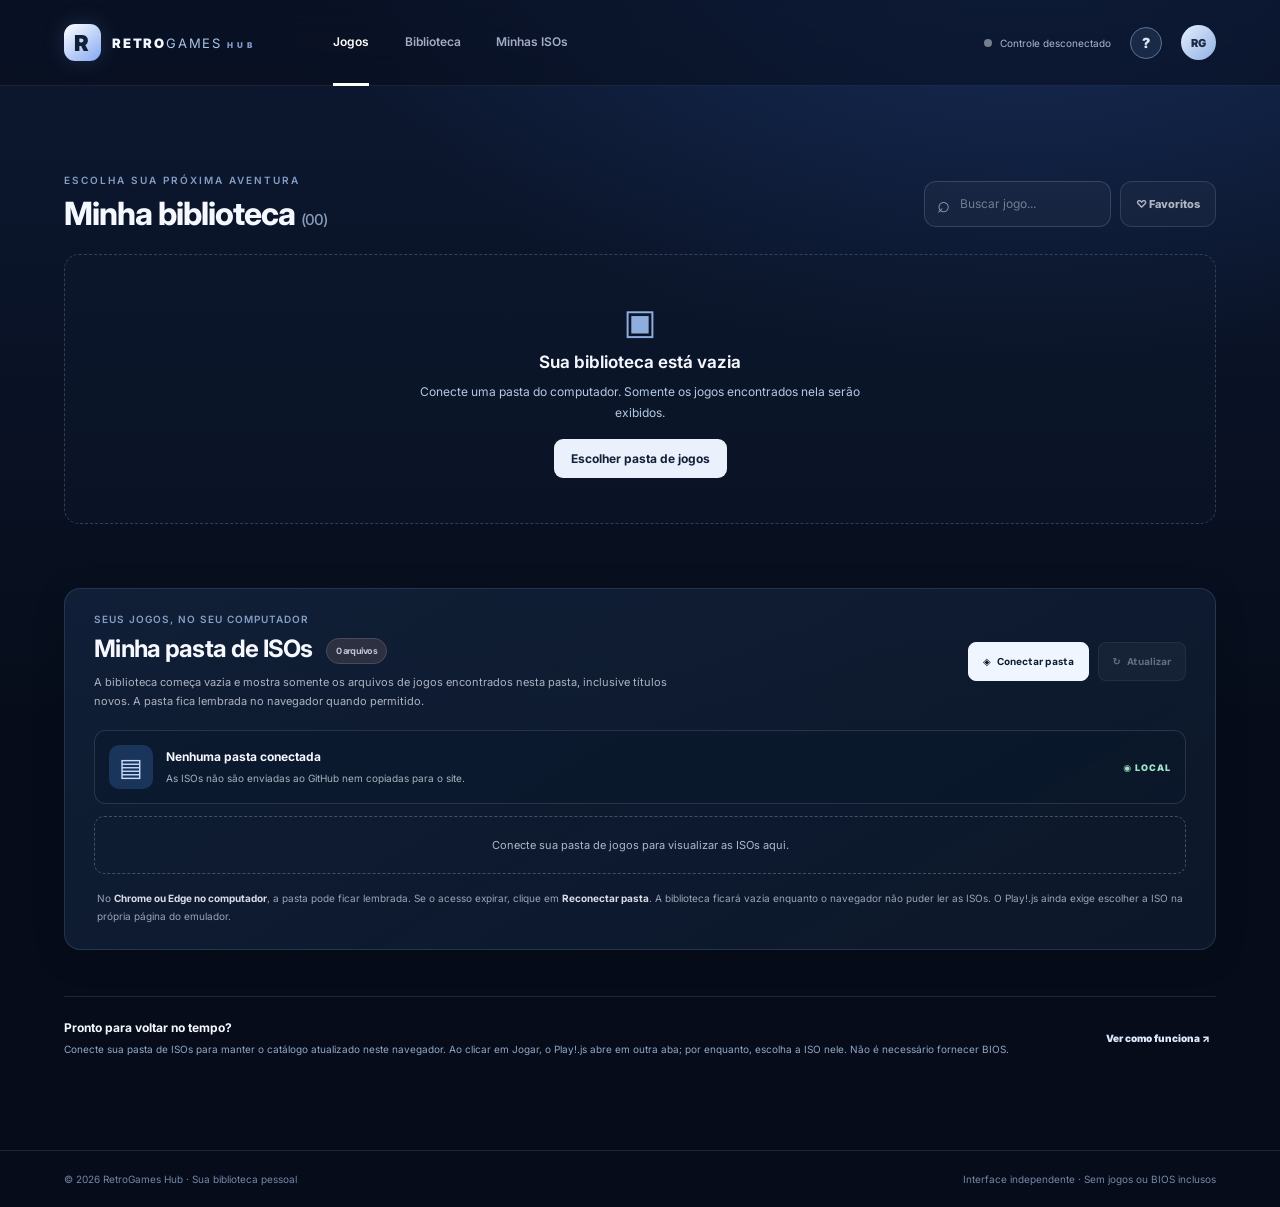
<file: retrogames-hub/index.html>
<!doctype html>
<html lang="pt-BR">
<head>
  <meta charset="utf-8">
  <meta name="viewport" content="width=device-width,initial-scale=1,viewport-fit=cover">
  <meta name="theme-color" content="#090b12">
  <meta name="description" content="RetroGames Hub: sua biblioteca pessoal dos clássicos de PlayStation 2, com acesso ao emulador que roda no navegador.">
  <meta name="robots" content="noindex,nofollow">
  <meta name="apple-mobile-web-app-capable" content="yes">
  <meta name="apple-mobile-web-app-status-bar-style" content="black-translucent">
  <meta name="apple-mobile-web-app-title" content="RetroGames Hub">
  <link rel="manifest" href="./manifest.webmanifest">
  <link rel="icon" href="./icon.svg" type="image/svg+xml">
  <link rel="apple-touch-icon" href="./icon.svg">
  <link rel="stylesheet" href="./styles.css">
  <link rel="stylesheet" href="./iso-folder.css">
  <link rel="stylesheet" href="./ps5.css?v=4">
  <script src="./app.js?v=4" defer></script>
  <script src="./iso-folder.js?v=4" defer></script>
  <title>RetroGames Hub — Seus clássicos de PS2</title>
</head>
<body>
<div class="shell" id="inicio">
  <aside class="sidebar">
    <a class="brand" href="#inicio" aria-label="RetroGames Hub, início"><span class="brand-mark"><span>R</span><b>✦</b></span><span class="brand-words">RETRO<span>GAMES</span><small>HUB <em>/</em> PLAYSTATION 2</small></span></a>
    <p class="nav-heading">EXPLORAR</p>
    <nav aria-label="Menu principal">
      <a class="nav-item current" href="#inicio"><span class="nav-glyph">⌂</span> Página inicial</a>
      <a class="nav-item" href="#biblioteca"><span class="nav-glyph">▦</span> Minha biblioteca <span class="nav-number" id="nav-count">00</span></a>
      <a class="nav-item" href="#minhas-isos"><span class="nav-glyph">▤</span> Pasta de ISOs</a>
      <button class="nav-item" type="button" data-help><span class="nav-glyph">◎</span> Como jogar</button>
    </nav>
    <p class="nav-heading nav-sub">MINHA COLEÇÃO</p>
    <div class="collection-item"><div class="collection-thumb">PS<span>2</span></div><div>Clássicos de PS2<small>Apenas jogos da sua pasta</small></div></div>
    <div class="sidebar-bottom">
      <div class="side-online"><i></i><div><strong>Biblioteca pessoal</strong><small>Os jogos ficam no seu dispositivo.</small></div></div>
      <small class="side-copy">RETROGAMES HUB · V1.0</small>
    </div>
  </aside>

  <div class="main-column">
    <header class="topbar">
      <div class="top-left"><a href="#inicio" class="ps5-brand" aria-label="RetroGames Hub início"><span class="ps5-brand-mark">R</span><span>RETRO<strong>GAMES</strong><small>HUB</small></span></a><nav class="ps5-nav" aria-label="Navegação"><a href="#inicio" class="active">Jogos</a><a href="#biblioteca">Biblioteca</a><a href="#minhas-isos">Minhas ISOs</a></nav></div>
      <div class="top-actions"><span class="pad-status" id="pad-status"><i></i><span>Controle desconectado</span></span><button class="circle-btn" title="Como jogar" aria-label="Como jogar" type="button" data-help>?</button><span class="profile-dot">RG</span></div>
    </header>

    <main class="content">
      <section class="welcome" aria-label="Boas-vindas">
        <div><p class="eyebrow"><span class="eyebrow-line"></span> SUA MÁQUINA DO TEMPO</p><h1>Os clássicos nunca<br><em>saem de moda.</em></h1><p class="welcome-sub">Volte aos melhores momentos do PlayStation 2. Seus jogos favoritos, em uma biblioteca feita para você.</p></div>
        <div class="count-box" aria-label="0 jogos disponíveis na biblioteca"><span id="available-count">00</span><small>JOGOS NA<br>COLEÇÃO</small></div>
      </section>

      <section class="featured" id="destaque" data-theme="none" aria-label="Jogo selecionado">
        <div class="feature-art" aria-hidden="true">
          <div class="sun"></div><div class="mountains"></div><div class="skyline"></div><div class="palm left-palm"><span></span></div><div class="palm right-palm"><span></span></div>
          <div class="feature-sign" id="feature-symbol">PS2</div><div class="ground-grid"></div>
        </div>
        <div class="featured-content">
          <span class="feature-kicker" id="feature-kicker">SUA BIBLIOTECA PESSOAL</span>
          <div class="feature-studio" id="feature-studio">CONTEÚDO LOCAL · PLAYSTATION 2</div>
          <h2 id="feature-title">Conecte sua pasta</h2>
          <p id="feature-description">Selecione a pasta de ISOs do seu computador para mostrar somente os jogos que você tem.</p>
          <div class="feature-actions"><button class="btn-primary" id="feature-play" type="button" data-play="" disabled><span>▶</span> JOGAR</button><span class="feature-platform" id="feature-platform">PS2 · Aguardando jogos</span></div>
        </div>
      </section>

      <section class="stats" aria-label="Resumo da coleção">
        <div class="stat"><span class="stat-icon violet">▦</span><div><strong id="stats-count">00</strong><span>Jogos disponíveis</span></div></div>
        <div class="stat"><span class="stat-icon orange">♥</span><div><strong id="favorite-count">00</strong><span>Seus favoritos</span></div></div>
        <div class="stat"><span class="stat-icon mint">◉</span><div><strong id="last-played">Nenhum ainda</strong><span>Último jogo aberto</span></div></div>
      </section>

      <section class="library" id="biblioteca">
        <div class="library-top">
          <div><p class="eyebrow section-eyebrow">ESCOLHA SUA PRÓXIMA AVENTURA</p><h2>Minha biblioteca <span id="library-count">(00)</span></h2></div>
          <div class="library-controls"><label class="search"><span aria-hidden="true">⌕</span><input id="search" type="search" placeholder="Buscar jogo..." aria-label="Buscar jogo"></label><button class="btn-filter" id="favorites-filter" type="button" aria-pressed="false">♡ Favoritos</button></div>
        </div>

        <div class="game-grid" id="game-grid" aria-live="polite"></div>
        <!-- Modelos visuais não aparecem até existir uma ISO correspondente na pasta local. -->
        <template id="game-card-templates">
          <article class="game" hidden data-id="nfs" data-search="need for speed underground 2 nfs carros corrida">
            <button class="cover cover-nfs" type="button" data-select="nfs" aria-label="Selecionar Need for Speed Underground 2 no emulador">
              <span class="cover-studio">EA GAMES <span>2004</span></span>
              <span class="nfs-streak streak-one"></span><span class="nfs-streak streak-two"></span><span class="nfs-streak streak-three"></span>
              <svg class="cover-illustration car-art" viewBox="0 0 320 180" aria-hidden="true"><path d="M12 126 L55 105 L97 67 L208 57 L262 86 L301 107 L315 135 L315 153 L15 153 Z" fill="#0f1721" stroke="#ecfaff" stroke-width="3"/><path d="M108 73 L199 66 L235 99 L75 105 Z" fill="#18a5a7" opacity=".9"/><path d="M35 129 L89 114 L235 113 L303 130" fill="none" stroke="#fcfbff" stroke-width="3"/><circle cx="78" cy="151" r="27" fill="#0b0d17" stroke="#e9edf2" stroke-width="5"/><circle cx="253" cy="151" r="27" fill="#0b0d17" stroke="#e9edf2" stroke-width="5"/><circle cx="78" cy="151" r="10" fill="#697483"/><circle cx="253" cy="151" r="10" fill="#697483"/><path d="M18 143 L3 145 M312 142 L319 143" stroke="#fa9d3e" stroke-width="9"/></svg>
              <span class="nfs-wordmark"><small>NEED FOR SPEED</small>UNDERGROUND<b>2</b></span><span class="cover-footer">RUA · VELOCIDADE · NOITE</span>
            </button>
            <div class="game-info"><div class="game-titleline"><h3>Need for Speed Underground 2</h3><button class="heart" type="button" data-favorite="nfs" aria-label="Favoritar Need for Speed Underground 2" aria-pressed="false">♡</button></div><p>Corrida <span>•</span> 2004 <span>•</span> PS2</p><div class="game-bottom"><span class="game-engine">◉ Emulador Web</span><button class="btn-play" type="button" data-play="nfs">Jogar ↗</button></div></div>
          </article>

          <article class="game" hidden data-id="san-andreas" data-search="grand theft auto gta san andreas mundo aberto aventura">
            <button class="cover cover-gta" type="button" data-select="san-andreas" aria-label="Selecionar GTA San Andreas no emulador">
              <span class="cover-studio">ROCKSTAR GAMES <span>2004</span></span>
              <div class="gta-sun"></div><div class="gta-buildings"></div><div class="gta-palm one"></div><div class="gta-palm two"></div>
              <span class="gta-wordmark"><small>grand theft auto</small><b>San Andreas</b></span><span class="cover-footer">LOS SANTOS · SAN FIERRO</span>
            </button>
            <div class="game-info"><div class="game-titleline"><h3>GTA San Andreas</h3><button class="heart" type="button" data-favorite="san-andreas" aria-label="Favoritar GTA San Andreas" aria-pressed="false">♡</button></div><p>Mundo aberto <span>•</span> 2004 <span>•</span> PS2</p><div class="game-bottom"><span class="game-engine">◉ Emulador Web</span><button class="btn-play" type="button" data-play="san-andreas">Jogar ↗</button></div></div>
          </article>

          <article class="game" hidden data-id="bully" data-search="bully escola rockstar aventura bullworth">
            <button class="cover cover-bully" type="button" data-select="bully" aria-label="Selecionar Bully no emulador">
              <span class="cover-studio">ROCKSTAR GAMES <span>2006</span></span><span class="bully-ring ring-one"></span><span class="bully-ring ring-two"></span>
              <span class="bully-crest"><span>★</span><small>BULLWORTH</small><b>ACADEMY</b><span class="crest-checker">◆ ◆ ◆</span></span>
              <span class="bully-wordmark">BULLY</span><span class="cover-footer">WELCOME TO BULLWORTH</span>
            </button>
            <div class="game-info"><div class="game-titleline"><h3>Bully</h3><button class="heart" type="button" data-favorite="bully" aria-label="Favoritar Bully" aria-pressed="false">♡</button></div><p>Aventura <span>•</span> 2006 <span>•</span> PS2</p><div class="game-bottom"><span class="game-engine">◉ Emulador Web</span><button class="btn-play" type="button" data-play="bully">Jogar ↗</button></div></div>
          </article>

          <article class="game" hidden data-id="black" data-search="black criterion shooter fps tiro ação">
            <button class="cover cover-black" type="button" data-select="black" aria-label="Selecionar Black no emulador">
              <span class="cover-studio">CRITERION GAMES <span>2006</span></span><div class="target-ring ring-a"></div><div class="target-ring ring-b"></div><div class="target-ring ring-c"></div><div class="target-cross"></div><span class="bullet-spark spark-a">✳</span><span class="bullet-spark spark-b">✳</span>
              <span class="black-wordmark">BLACK<span>.</span></span><span class="cover-footer">NO COVER · NO MERCY</span>
            </button>
            <div class="game-info"><div class="game-titleline"><h3>Black</h3><button class="heart" type="button" data-favorite="black" aria-label="Favoritar Black" aria-pressed="false">♡</button></div><p>Tiro / FPS <span>•</span> 2006 <span>•</span> PS2</p><div class="game-bottom"><span class="game-engine">◉ Emulador Web</span><button class="btn-play" type="button" data-play="black">Jogar ↗</button></div></div>
          </article>
          <article class="game" hidden data-id="guitar-hero-3" data-search="guitar hero iii 3 legends of rock guitarra música ritmo">
            <button class="cover cover-gh3" type="button" data-select="guitar-hero-3" aria-label="Selecionar Guitar Hero III">
              <span class="cover-studio">ACTIVISION <span>2007</span></span>
              <span class="gh-glow" aria-hidden="true"></span><span class="gh-neck" aria-hidden="true"></span><span class="gh-body" aria-hidden="true"></span>
              <span class="gh-title"><small>GUITAR HERO</small><strong>III</strong><em>LEGENDS OF ROCK</em></span><span class="cover-footer">ROCK · RITMO · GUITARRA</span>
            </button>
            <div class="game-info"><div class="game-titleline"><h3>Guitar Hero III</h3><button class="heart" type="button" data-favorite="guitar-hero-3" aria-label="Favoritar Guitar Hero III" aria-pressed="false">♡</button></div><p>Música / Ritmo <span>•</span> 2007 <span>•</span> PS2</p><div class="game-bottom"><span class="game-engine">◉ Emulador Web</span><button class="btn-play" type="button" data-play="guitar-hero-3">Jogar ↗</button></div></div>
          </article>
        </template>
        <div class="empty" id="empty"><span>▣</span><h3 id="empty-title">Conecte sua pasta de ISOs</h3><p id="empty-description">A biblioteca mostrará somente os jogos encontrados no seu computador.</p><a href="#minhas-isos" class="empty-action">Escolher pasta de jogos</a></div>
      </section>

      <section class="iso-manager" id="minhas-isos" aria-label="Gerenciar pasta de jogos">
        <div class="iso-manager-header">
          <div>
            <p class="eyebrow section-eyebrow">SEUS JOGOS, NO SEU COMPUTADOR</p>
            <h2>Minha pasta de ISOs <span class="iso-count" id="iso-count">0 arquivos</span></h2>
            <p class="iso-subtitle">A biblioteca começa vazia e mostra somente os arquivos de jogos encontrados nesta pasta, inclusive títulos novos. A pasta fica lembrada no navegador quando permitido.</p>
          </div>
          <div class="iso-manager-buttons">
            <button class="iso-primary" id="iso-connect" type="button">◈ &nbsp; Conectar pasta</button>
            <button class="iso-secondary" id="iso-refresh" type="button" disabled>↻ &nbsp; Atualizar</button>
            <button class="iso-quiet" id="iso-disconnect" type="button" hidden>Desconectar</button>
          </div>
        </div>
        <div class="iso-location"><span class="iso-folder-icon">▤</span><div><strong id="iso-folder-name">Nenhuma pasta conectada</strong><span id="iso-folder-status" role="status">As ISOs não são enviadas ao GitHub nem copiadas para o site.</span></div><span class="iso-storage-tag">◉ LOCAL</span></div>
        <div class="iso-list" id="iso-list" aria-live="polite">
          <div class="iso-empty">Conecte sua pasta de jogos para visualizar as ISOs aqui.</div>
        </div>
        <p class="iso-note">No <b>Chrome ou Edge no computador</b>, a pasta pode ficar lembrada. Se o acesso expirar, clique em <b>Reconectar pasta</b>. A biblioteca ficará vazia enquanto o navegador não puder ler as ISOs. O Play!.js ainda exige escolher a ISO na própria página do emulador.</p>
        <input id="iso-folder-fallback" type="file" multiple webkitdirectory hidden aria-label="Selecionar pasta de ISOs">
      </section>

      <section class="tip-strip"><div class="tip-symbol">⌘</div><div><strong>Pronto para voltar no tempo?</strong><p>Conecte sua pasta de ISOs para manter o catálogo atualizado neste navegador. Ao clicar em Jogar, o Play!.js abre em outra aba; por enquanto, escolha a ISO nele. Não é necessário fornecer BIOS.</p></div><button type="button" data-help>Ver como funciona ↗</button></section>
    </main>
    <footer class="footer"><span>© 2026 RetroGames Hub · Sua biblioteca pessoal</span><span>Interface independente · Sem jogos ou BIOS inclusos</span></footer>
  </div>
</div>

<dialog id="help-dialog" class="dialog">
  <div class="modal-head"><span class="modal-label">GUIA RÁPIDO</span><button type="button" class="close-modal" aria-label="Fechar" data-close>✕</button></div>
  <h2>Como jogar no navegador</h2>
  <p class="modal-intro">O RetroGames Hub é sua biblioteca. A emulação acontece no <strong>Play!.js</strong>, em uma nova aba, sem instalar um programa no computador. Esse emulador não precisa de BIOS.</p>
  <ol class="steps">
    <li><b>1</b><div><strong>Tenha seus próprios arquivos</strong><span>Uma ISO criada a partir de um disco original de PS2 que você possui. Não é necessário fornecer BIOS ao Play!.js.</span></div></li>
    <li><b>2</b><div><strong>Clique em Jogar</strong><span>O Play!.js abre em uma nova aba. Ele não recebe automaticamente a ISO do jogo escolhido nesta biblioteca.</span></div></li>
    <li><b>3</b><div><strong>Selecione a ISO</strong><span>No Play!.js, escolha a imagem ISO do seu jogo. O navegador lerá esse arquivo localmente.</span></div></li>
    <li><b>4</b><div><strong>Use teclado ou controle</strong><span>O Play!.js mostra os controles do teclado na página. O suporte a controles físicos e salvamentos na versão web pode variar.</span></div></li>
  </ol>
  <div class="modal-note"><strong>Importante:</strong> o projeto não inclui ISOs nem jogos. O Play!.js usa uma BIOS de alto nível integrada e é experimental: compatibilidade e desempenho variam. Prefira um computador com Chrome ou Firefox atualizado.</div>
  <div class="modal-actions"><button type="button" class="btn-secondary" data-close>Voltar à biblioteca</button><a class="btn-primary button-link" href="https://playjs.purei.org/" target="_blank" rel="noopener noreferrer">Abrir emulador ↗</a></div>
</dialog>
<div id="toast" class="toast" role="status" aria-live="polite"></div>
</body>
</html>
</file>
<file: retrogames-hub/styles.css>
@import url('https://fonts.googleapis.com/css2?family=Barlow+Condensed:wght@600;700;800;900&family=DM+Sans:wght@400;500;600;700;800&display=swap');
:root{color-scheme:dark;--bg:#0b0d14;--surface:#141823;--line:#2c3040;--muted:#9298aa;--orange:#ffb578;--fg:#f4f5fb;--font:'DM Sans',system-ui,sans-serif;--display:'Barlow Condensed','Arial Narrow',Impact,sans-serif}
*{box-sizing:border-box}html{scroll-behavior:smooth}body{margin:0;min-width:320px;background:var(--bg);color:var(--fg);font:14px var(--font);-webkit-font-smoothing:antialiased}button,input{font:inherit}button{cursor:pointer}a{color:inherit;text-decoration:none}button:focus-visible,a:focus-visible,input:focus-visible{outline:3px solid #a39cfa;outline-offset:3px}.shell{display:grid;grid-template-columns:235px minmax(0,1fr);min-height:100vh}
.sidebar{background:#0e111a;border-right:1px solid #272b38;position:sticky;top:0;height:100vh;padding:28px 18px;display:flex;flex-direction:column;gap:0}.brand{display:flex;align-items:center;gap:9px;margin:0 6px 53px}.brand-mark,.top-mobile-mark{position:relative;width:43px;height:43px;display:grid;place-items:center;border-radius:11px;background:linear-gradient(120deg,#ffc073,#eb7e62);font:900 32px var(--display);color:#16131a}.brand-mark b,.top-mobile-mark span{position:absolute;font:900 12px var(--font);top:3px;right:4px}.brand-words{font-weight:900;font-size:14px;letter-spacing:.4px}.brand-words>span{color:var(--orange)}.brand-words small{display:block;color:#8b91a1;font-size:8px;letter-spacing:1.6px;margin-top:6px}.brand-words em{color:var(--orange);font-style:normal}.nav-heading{font-size:10px;letter-spacing:2px;color:#6e7384;font-weight:800;margin:0 12px 13px}.nav-sub{margin-top:43px}.sidebar nav{display:grid;gap:5px}.nav-item{display:flex;gap:12px;align-items:center;border:0;background:transparent;color:#a8adbc;text-align:left;width:100%;padding:12px 13px;border-radius:9px;font-weight:700;font-size:12px}.nav-item:hover,.nav-item.current{background:#232334;color:white}.nav-item.current{box-shadow:inset 3px 0 var(--orange)}.nav-glyph{font-size:21px;width:24px;text-align:center;color:#d5a37f}.nav-number{margin-left:auto;background:#303144;padding:3px 7px;border-radius:5px;color:#b1b6cd;font-size:9px}.collection-item{display:flex;align-items:center;gap:9px;background:#171a27;border:1px solid #282c3d;border-radius:10px;padding:9px;font-size:11px;font-weight:800}.collection-thumb{display:grid;place-items:center;width:43px;height:43px;background:linear-gradient(130deg,#3b2d56,#202847);border-radius:9px;font:900 21px var(--display)}.collection-thumb span{color:var(--orange)}.collection-item small{display:block;font-size:10px;color:#8f95aa;margin-top:5px;font-weight:500}.sidebar-bottom{margin-top:auto}.side-online{background:#13211d;border:1px solid #294037;padding:12px;border-radius:10px;display:flex;gap:10px}.side-online i,.pad-status i{background:#68d2a0;border-radius:50%;width:7px;height:7px;margin-top:4px;flex-shrink:0}.side-online strong{font-size:10px}.side-online small{display:block;font-size:9px;color:#a0b4ac;line-height:1.6;margin-top:5px}.side-copy{display:block;font-size:9px;color:#5e6677;letter-spacing:1px;margin:21px 9px}
.main-column{min-width:0;display:flex;flex-direction:column}.topbar{height:73px;border-bottom:1px solid #202534;padding:0 clamp(20px,4vw,58px);display:flex;justify-content:space-between;align-items:center}.top-left,.top-actions{display:flex;gap:16px;align-items:center}.top-mobile-mark{display:none}.location-label{font-size:10px;font-weight:800;letter-spacing:1.2px;color:#7d8294}.location-label b{padding:0 8px;color:#414658}.location-label strong{color:#c7c9d4}.pad-status{font-size:10px;color:#a2a8b9;display:flex;gap:8px;align-items:center}.pad-status i{background:#777e8d;margin:0}.pad-status.connected i{background:#69dca9;box-shadow:0 0 8px #69dca9}.circle-btn{border:1px solid #313746;color:#aab2c4;border-radius:50%;width:32px;height:32px;background:#1a1e2b;font-weight:900}.profile-dot{border-radius:50%;background:#b97c58;display:grid;place-items:center;width:35px;height:35px;font-size:11px;font-weight:900}
.content{flex:1;max-width:1560px;width:100%;padding:40px clamp(20px,4vw,58px) 65px;margin:auto}.welcome{display:flex;justify-content:space-between;align-items:center;gap:18px;margin-bottom:29px}.eyebrow{display:flex;align-items:center;gap:9px;color:var(--orange);font-size:10px;letter-spacing:2px;font-weight:900;margin:0 0 15px}.eyebrow-line{width:21px;height:2px;background:var(--orange)}.welcome h1{font:800 clamp(40px,4.6vw,66px)/.96 var(--display);margin:0}.welcome h1 em{font-style:normal;color:var(--orange)}.welcome-sub{line-height:1.8;font-size:12px;color:#a3a7b9;max-width:550px;margin:18px 0 0}.count-box{display:flex;align-items:center;gap:12px}.count-box>span{color:#343848;font:900 90px/.9 var(--display)}.count-box small{font-size:9px;letter-spacing:1.3px;color:#7c8295;font-weight:800;line-height:1.5}
.featured{position:relative;min-height:335px;overflow:hidden;isolation:isolate;border-radius:15px;border:1px solid #574250;background:radial-gradient(circle at 78% 40%,#bd665a,#573a49 36%,#1c2033 75%);box-shadow:0 18px 55px #0004}.featured::after{content:'';position:absolute;inset:0;background:linear-gradient(90deg,#1a1d30 0%,#1a1d30f5 27%,#1a1d3099 60%,transparent 100%);z-index:1}.featured-content{position:relative;z-index:3;padding:25px 35px 31px;max-width:560px}.feature-kicker{display:inline-block;padding:8px 10px;border:1px solid #cb9a7c66;background:#a76a5655;color:#ffe0c7;font-size:9px;letter-spacing:1.1px;border-radius:5px;font-weight:900}.feature-studio{color:#d3adb5;font-weight:800;letter-spacing:1.6px;font-size:9px;margin-top:16px}.feature-studio span{color:#f1b485;padding:0 5px}.featured h2{font:900 clamp(69px,7vw,107px)/.76 var(--display);letter-spacing:1px;margin:18px 0 17px;text-shadow:1px 5px 17px #110c1b99}.featured h2 span{color:#ffc18c}.featured-content>p{font-size:11px;line-height:1.7;color:#d7cbd3;max-width:390px}.feature-actions{display:flex;align-items:center;gap:21px;margin-top:24px}.btn-primary{border:0;border-radius:8px;background:linear-gradient(110deg,#ffc27c,#ed8e5d);color:#161820;font-size:11px;font-weight:900;letter-spacing:.4px;padding:15px 19px;display:inline-flex;gap:12px;align-items:center;justify-content:center}.btn-primary:hover{filter:brightness(1.08);transform:translateY(-1px)}.feature-platform{color:#efd3c9;font-size:10px;font-weight:800;letter-spacing:1px}
.feature-art{position:absolute;inset:0;overflow:hidden}.sun{position:absolute;width:290px;height:290px;border-radius:50%;right:10%;top:8%;background:linear-gradient(#ffe4a9,#f78673 75%,#a8577a);box-shadow:0 0 85px #fda57470}.mountains{position:absolute;bottom:8%;right:-2%;width:85%;height:52%;background:#4c344d;clip-path:polygon(0 100%,17% 59%,28% 78%,47% 27%,65% 81%,81% 42%,100% 85%,100% 100%)}.skyline{position:absolute;bottom:9%;right:0;width:73%;height:90px;background:#292636;clip-path:polygon(0 65%,13% 65%,13% 19%,25% 19%,25% 55%,34% 55%,34% 0,45% 0,45% 35%,57% 35%,57% 10%,68% 10%,68% 55%,81% 55%,81% 20%,95% 20%,95% 45%,100% 45%,100% 100%,0 100%)}.palm{position:absolute;bottom:-10%;right:21%;width:9px;height:235px;background:#241e2d;transform:rotate(14deg)}.palm::before{content:'✳';position:absolute;font-size:135px;color:#241e2d;top:-80px;left:-65px}.right-palm{right:5%;transform:rotate(-18deg);height:200px}.feature-sign{position:absolute;right:27%;top:17%;font:900 220px var(--display);color:#1b1a2533}.ground-grid{position:absolute;inset:72% -10% -22% 35%;background:repeating-linear-gradient(0deg,transparent 0 27px,#ffb1a532 27px 29px),repeating-linear-gradient(90deg,transparent 0 55px,#ffb1a532 55px 57px);transform:perspective(220px) rotateX(52deg)}
.stats{display:grid;grid-template-columns:repeat(3,1fr);gap:13px;margin-top:19px}.stat{min-width:0;display:flex;align-items:center;gap:13px;background:#151a26;border:1px solid #292e3c;border-radius:11px;padding:15px 17px}.stat-icon{width:42px;height:42px;flex-shrink:0;display:grid;place-items:center;border-radius:10px;font-size:23px}.stat-icon.violet{background:#312840;color:#bea4f6}.stat-icon.orange{background:#382a2b;color:#fdb082}.stat-icon.mint{background:#203932;color:#7be0b2}.stat strong{display:block;font:800 26px/1 var(--display);overflow:hidden;text-overflow:ellipsis;white-space:nowrap}.stat strong#last-played{font:800 12px var(--font);max-width:170px}.stat span:not(.stat-icon){display:block;font-size:10px;color:#9297a8;margin-top:6px}
.library{margin-top:47px;scroll-margin-top:25px}.library-top{display:flex;justify-content:space-between;align-items:end;gap:18px;margin-bottom:19px}.section-eyebrow{font-size:9px;margin:0 0 9px}.library h2{font:800 33px var(--display);margin:0}.library h2 span{font:700 16px var(--display);color:#797f92}.library-controls{display:flex;gap:9px}.search{display:flex;align-items:center;gap:8px;border:1px solid #303444;background:#181c28;border-radius:8px;padding:8px 12px}.search>span{font-size:22px;color:#929bb0}.search input{border:0;background:transparent;color:#fff;font-size:11px;width:150px;outline:none}.search input::placeholder{color:#737d92}.btn-filter{border:1px solid #343949;background:#181c28;color:#b1b5c3;font-size:10px;font-weight:800;padding:12px 13px;border-radius:8px}.btn-filter.active{background:#3d2936;border-color:#986277;color:#ffbeda}
.game-grid{display:grid;grid-template-columns:repeat(4,minmax(0,1fr));gap:15px}.game{min-width:0;background:#161b27;border:1px solid #2d3240;border-radius:12px;overflow:hidden;transition:transform .2s,box-shadow .2s,border-color .2s}.game:hover{transform:translateY(-5px);box-shadow:0 20px 35px #0006;border-color:#827185}.cover{position:relative;isolation:isolate;display:block;width:100%;aspect-ratio:4/4.7;border:0;overflow:hidden;padding:0;color:#fff;text-align:left}.cover::after{content:'';position:absolute;inset:0;background:linear-gradient(180deg,#0005,transparent 30%,transparent 65%,#0006);z-index:3;pointer-events:none}.cover-studio{position:absolute;top:14px;left:13px;right:13px;display:flex;justify-content:space-between;font-size:8px;letter-spacing:1.1px;font-weight:900;z-index:4;color:#fffd}.cover-footer{position:absolute;left:13px;bottom:12px;letter-spacing:1px;font-size:8px;font-weight:800;z-index:4;color:#fffd}.cover-nfs{background:radial-gradient(circle at 68% 11%,#e8b761 0%,transparent 40%),linear-gradient(150deg,#163953,#0d6373 37%,#ba582a 78%,#201722)}.nfs-streak{position:absolute;background:#e7ebfc77;height:5px;width:150%;left:-10%;transform:rotate(-29deg)}.streak-one{top:25%}.streak-two{top:41%;background:#ffa95c99}.streak-three{top:64%;height:3px}.car-art{position:absolute;width:114%;left:-7%;top:22%;filter:drop-shadow(6px 13px 11px #11202bbb)}.nfs-wordmark{position:absolute;left:8%;bottom:17%;z-index:4;font:900 clamp(21px,2.4vw,40px)/.88 var(--display);font-style:italic;text-shadow:2px 3px #19222a}.nfs-wordmark small{display:block;font:800 10px var(--font);letter-spacing:1px}.nfs-wordmark b{color:#ffce80;font-size:1.35em;margin-left:4px}
.cover-gta{background:linear-gradient(160deg,#be727e 0%,#eda774 39%,#b76573 65%,#2a2741 100%)}.gta-sun{position:absolute;top:13%;left:22%;width:65%;aspect-ratio:1;background:#ffd6ac;border-radius:50%;box-shadow:0 0 45px #ffaf9199}.gta-buildings{position:absolute;bottom:8%;left:0;right:0;height:37%;background:#362d49;clip-path:polygon(0 65%,10% 65%,10% 33%,20% 33%,20% 65%,32% 65%,32% 4%,44% 4%,44% 55%,57% 55%,57% 17%,70% 17%,70% 55%,81% 55%,81% 0,91% 0,91% 63%,100% 63%,100% 100%,0 100%)}.gta-palm{position:absolute;bottom:0;left:20%;height:43%;width:5px;background:#33283f;transform:rotate(12deg)}.gta-palm::before{position:absolute;content:'✳';font-size:77px;top:-45px;left:-39px}.gta-palm.two{left:auto;right:17%;transform:rotate(-15deg)}.gta-wordmark{position:absolute;z-index:4;left:4%;right:4%;top:35%;font:900 clamp(27px,3.3vw,51px)/.86 var(--display);text-align:center;text-shadow:2px 3px #382c4c}.gta-wordmark small{display:block;font-size:.68em;text-transform:uppercase}.gta-wordmark b{display:block;font-style:italic;color:#e0f1d5}
.cover-bully{background:radial-gradient(circle at 50% 45%,#d1b37e 0,#9a7854 38%,#44332e 88%)}.cover-bully::before{content:'';position:absolute;inset:11px;border:2px solid #f1d8a355}.bully-ring{position:absolute;inset:20% 8%;border:2px solid #eac38a4d;border-radius:50%;transform:rotate(18deg)}.ring-two{transform:rotate(-28deg)}.bully-crest{position:absolute;top:17%;left:24%;width:52%;height:45%;background:#654542;border:6px double #eac995;clip-path:polygon(0 0,100% 0,100% 75%,50% 100%,0 75%);display:flex;flex-direction:column;align-items:center;justify-content:center;color:#f5deb1}.bully-crest>span:first-child{font-size:39px}.bully-crest small{font-size:7px;font-weight:800;letter-spacing:1px}.bully-crest b{font:900 15px var(--display)}.crest-checker{margin-top:6px}.bully-wordmark{position:absolute;z-index:4;left:0;right:0;bottom:16%;text-align:center;font:900 clamp(58px,7vw,93px)/.8 var(--display);color:#ffe7b6;text-shadow:3px 4px #522b27}
.cover-black{background:radial-gradient(circle at 62% 38%,#858485,#46454b 30%,#1b1d25 65%,#0b0b10)}.cover-black::before{content:'';position:absolute;inset:0;background:repeating-linear-gradient(25deg,transparent 0 31px,#ffffff05 31px 34px)}.target-ring{position:absolute;left:19%;top:21%;width:70%;aspect-ratio:1;border:2px solid #e1d9cd43;border-radius:50%}.ring-b{left:31%;top:31%;width:46%}.ring-c{left:43%;top:40%;width:22%}.target-cross{position:absolute;top:50%;left:0;right:0;height:2px;background:#f4f2e32b;transform:rotate(-26deg)}.bullet-spark{position:absolute;font-size:46px;color:#ffe2b4;opacity:.44}.spark-a{top:21%;right:6%}.spark-b{bottom:24%;left:9%;font-size:27px}.black-wordmark{position:absolute;z-index:4;top:43%;left:0;right:0;text-align:center;font:900 clamp(59px,7vw,90px) var(--display);letter-spacing:-3px;text-shadow:2px 6px #0b0b0dcc}.black-wordmark span{color:#ffbb84}
.game-info{padding:15px}.game-titleline{display:flex;align-items:center;justify-content:space-between;gap:5px}.game-titleline h3{font-size:12px;line-height:1.35;margin:0;font-weight:800}.heart{border:0;background:transparent;color:#9295a4;font-size:24px;line-height:1;padding:0 0 0 4px}.heart.active{color:#ff9bb9}.game-info p{margin:7px 0 13px;color:#929aaa;font-size:10px}.game-info p span{padding:0 4px;color:#616a7c}.game-bottom{display:flex;align-items:center;justify-content:space-between;border-top:1px solid #303543;padding-top:12px;gap:5px}.game-engine{font-size:9px;color:#8cadc3}.btn-play{border:0;background:#292a3c;color:#ffd8bd;border-radius:6px;font-size:10px;font-weight:900;padding:8px 11px}.btn-play:hover{background:#634c51}.empty{padding:40px;text-align:center;color:#aeb4c6}.empty>span{font-size:35px}.tip-strip{display:flex;align-items:center;gap:17px;margin-top:30px;padding:21px;background:#1c1c2a;border:1px solid #3d364c;border-radius:11px}.tip-symbol{width:42px;height:42px;border-radius:10px;background:#43324b;display:grid;place-items:center;color:#eac18f;font-size:24px;flex-shrink:0}.tip-strip strong{font-size:12px}.tip-strip p{font-size:10px;line-height:1.6;color:#aab0c4;margin:6px 0 0}.tip-strip button{margin-left:auto;white-space:nowrap;border:0;background:transparent;color:#ffbc8f;font-size:10px;font-weight:900}.footer{display:flex;justify-content:space-between;gap:15px;color:#777d90;border-top:1px solid #202431;font-size:10px;padding:20px clamp(20px,4vw,58px)}
.dialog{width:min(580px,calc(100% - 30px));max-height:min(90vh,850px);overflow-y:auto;border:1px solid #55505d;border-radius:15px;background:#181c29;color:white;box-shadow:0 30px 120px #000a;padding:28px}.dialog::backdrop{background:#05070bcc;backdrop-filter:blur(7px)}.modal-head{display:flex;justify-content:space-between;align-items:center}.modal-label{font-size:10px;letter-spacing:1.5px;color:var(--orange);font-weight:900}.close-modal{border:0;background:#2e3140;color:#c3c7d1;border-radius:8px;padding:7px 11px}.dialog h2{font:900 40px var(--display);margin:13px 0}.modal-intro{font-size:12px;line-height:1.8;color:#b6bcce}.steps{padding:0;list-style:none;display:grid;gap:12px;margin:23px 0}.steps li{display:flex;gap:12px;align-items:flex-start}.steps li>b{flex-shrink:0;display:grid;place-items:center;background:#433449;color:#ffcca7;border-radius:9px;width:31px;height:31px;font-size:12px}.steps strong{display:block;font-size:12px;margin-bottom:5px}.steps span{font-size:11px;line-height:1.6;color:#aeb5c7}.modal-note{padding:13px;background:#302c35;border:1px solid #58484d;border-radius:9px;font-size:11px;line-height:1.7;color:#e0cbd0}.modal-actions{display:flex;justify-content:flex-end;gap:10px;flex-wrap:wrap;margin-top:23px}.btn-secondary{background:#2b3040;color:#d1d5e0;border:1px solid #464b5d;border-radius:8px;padding:12px 15px;font-size:11px;font-weight:900}.button-link{display:inline-flex;align-items:center}.toast{position:fixed;z-index:10;right:20px;bottom:20px;background:#2d2838;border:1px solid #8c6a83;color:white;padding:13px 18px;border-radius:10px;font-size:12px;box-shadow:0 10px 40px #0007;opacity:0;transform:translateY(12px);pointer-events:none;transition:.2s}.toast.show{opacity:1;transform:none}
[hidden]{display:none!important}
@media(max-width:1220px){.game-grid{grid-template-columns:repeat(2,minmax(0,1fr))}.cover{aspect-ratio:4/4}.nfs-wordmark{font-size:clamp(29px,4vw,50px)}.gta-wordmark{font-size:clamp(29px,4vw,51px)}.bully-wordmark,.black-wordmark{font-size:clamp(70px,8vw,110px)}}@media(max-width:850px){.shell{grid-template-columns:1fr}.sidebar{display:none}.topbar{height:64px}.top-mobile-mark{display:grid;width:34px;height:34px;font-size:26px}.location-label{display:none}.content{padding-top:28px}.pad-status span{display:none}.welcome h1{font-size:48px}}@media(max-width:540px){.count-box{display:none}.welcome h1{font-size:43px}.welcome-sub{font-size:11px}.featured{min-height:350px}.featured-content{padding:26px 22px}.featured::after{background:linear-gradient(90deg,#1a1d30f5,#1a1d30a1 80%,transparent)}.featured h2{font-size:76px}.featured-content>p{max-width:300px}.feature-platform{display:none}.sun{right:-30%}.stats{grid-template-columns:1fr 1fr}.stats .stat:last-child{grid-column:span 2}.stat{padding:12px}.stat strong{font-size:22px}.library-top{align-items:stretch;flex-direction:column}.library-controls{width:100%}.search{flex:1}.search input{width:100%}.game-grid{gap:11px}.game-info{padding:11px}.game-titleline h3{font-size:11px}.game-info p{font-size:9px}.game-engine{font-size:8px}.btn-play{padding:7px}.nfs-wordmark{font-size:clamp(20px,5vw,31px)}.nfs-wordmark small{font-size:7px}.gta-wordmark{font-size:clamp(20px,5.5vw,33px)}.bully-wordmark,.black-wordmark{font-size:clamp(48px,12vw,70px)}.tip-strip{align-items:flex-start;flex-wrap:wrap}.tip-strip button{margin-left:60px}.footer{flex-direction:column;font-size:9px;gap:6px}}@media(prefers-reduced-motion:reduce){*,*::before,*::after{scroll-behavior:auto!important;transition:none!important}}
</file>
<file: retrogames-hub/iso-folder.css>
/* Gerenciador de pasta local. Isolado do restante do aplicativo. */
.iso-manager{margin-top:42px;margin-bottom:36px;scroll-margin-top:30px;padding:25px 27px 18px;border:1px solid #354152;border-radius:16px;background:linear-gradient(145deg,#192331,#121824 70%);box-shadow:0 8px 34px #0002}
.iso-manager-header{display:flex;justify-content:space-between;align-items:center;gap:20px}
.iso-manager h2{font:800 31px 'Barlow Condensed',Impact,sans-serif;margin:0}
.iso-manager h2 .iso-count{display:inline-flex;vertical-align:middle;padding:6px 9px;margin-left:9px;border:1px solid #494b5e;background:#2c3040;border-radius:99px;color:#c7c6d5;font:700 9px 'DM Sans',system-ui,sans-serif}
.iso-subtitle{font-size:11px;line-height:1.7;color:#adb3c2;max-width:600px;margin:9px 0 0}
.iso-manager-buttons{display:flex;flex-wrap:wrap;gap:9px;justify-content:flex-end;align-items:center}
.iso-manager-buttons button{padding:12px 14px;border-radius:8px;font:800 10px 'DM Sans',system-ui,sans-serif;white-space:nowrap}
.iso-primary{background:#ffbd8a;color:#241b1e;border:1px solid #ffbd8a}.iso-primary:hover{background:#ffe1be}
.iso-secondary{background:#29364a;color:#f7f7fc;border:1px solid #4b556b}.iso-secondary:hover:not(:disabled){background:#36465d}.iso-secondary:disabled{opacity:.4;cursor:not-allowed}
.iso-quiet{background:none;border:1px solid #4b4552;color:#b4b0bd}.iso-quiet:hover{background:#413341}
.iso-location{margin-top:20px;display:flex;align-items:center;gap:13px;background:#111b24;border:1px solid #34404c;border-radius:12px;padding:14px}
.iso-folder-icon{display:grid;place-items:center;width:44px;height:44px;border-radius:10px;background:#334052;color:#c0c8f6;font-size:25px;flex-shrink:0}
.iso-location>div{min-width:0;flex:1}.iso-location strong{display:block;word-break:break-word;font-size:12px}.iso-location span#iso-folder-status{display:block;margin-top:6px;font-size:10px;color:#a5b3bd;line-height:1.6}.iso-storage-tag{font-size:9px;letter-spacing:1px;white-space:nowrap;font-weight:900;color:#80d4a6}
.iso-list{display:grid;gap:8px;margin-top:12px}.iso-empty{border:1px dashed #425061;border-radius:10px;text-align:center;padding:21px 12px;color:#aeb8ca;font-size:11px}
.iso-file{display:flex;gap:12px;align-items:center;background:#1d2734;border:1px solid #344250;border-radius:10px;padding:10px 12px;min-width:0}
.iso-file-icon{display:grid;place-items:center;flex-shrink:0;width:35px;height:37px;border-radius:7px;color:#f2b789;background:#483c42;font-size:10px;font-weight:900}
.iso-file-main{flex:1;min-width:0}.iso-file-name{display:block;font-size:11px;font-weight:800;color:#f1f3f7;overflow-wrap:anywhere}.iso-file-meta{display:block;margin-top:5px;color:#a4abbc;font-size:9px;overflow-wrap:anywhere;line-height:1.4}
.iso-label{font-size:9px;font-weight:700;color:#c1bdca;white-space:nowrap}
.iso-assign{min-width:160px;max-width:175px;border:1px solid #566076;background:#141b2b;color:#eeeefa;padding:9px 7px;border-radius:7px;font-size:10px}
.iso-launch{font-size:10px;font-weight:900;text-decoration:none;padding:9px 12px;background:#3a3343;border:1px solid #695168;border-radius:7px;color:#ffd5b7;white-space:nowrap}.iso-launch:hover{background:#5c4453}
.iso-note{font-size:10px;line-height:1.8;color:#99a5b7;margin:15px 3px 0}.iso-note b{color:#d9dce9}
.game-linked-iso{display:block;margin-top:10px;color:#81d9b4;font-size:9px;line-height:1.4;white-space:nowrap;text-overflow:ellipsis;overflow:hidden}.game-linked-iso.warn{color:#f1bd85}
@media(max-width:1100px){.iso-manager-header{align-items:flex-start;flex-direction:column}.iso-manager-buttons{justify-content:flex-start}}
@media(max-width:750px){.iso-file{flex-wrap:wrap}.iso-file-main{flex-basis:calc(100% - 54px)}.iso-label{display:none}.iso-assign{flex:1;max-width:none;min-width:130px}.iso-launch{flex-shrink:0}.iso-manager{padding:18px}.iso-storage-tag{display:none}}
@media(max-width:440px){.iso-manager-buttons{width:100%}.iso-primary{flex:1}.iso-file{gap:8px}.iso-launch{width:100%;text-align:center}.iso-assign{width:100%}.iso-manager h2{font-size:26px}}
</file>
<file: retrogames-hub/ps5.css>
/* RetroGames Hub 2.0 — visual minimalista inspirado na navegação de consoles atuais. */
/* Mantém os arquivos de estilo legados, sobrepondo apenas apresentação. */
@import url('https://fonts.googleapis.com/css2?family=Inter:wght@400;500;600;700;800;900&display=swap');
:root{--bg:#070c18;--fg:#f7f9ff;--muted:#a4b4ce;--line:#31405a;--surface:#111b2c;--orange:#f0f5ff;--font:'Inter',system-ui,-apple-system,BlinkMacSystemFont,"Segoe UI",sans-serif;--display:'Inter',system-ui,sans-serif;color-scheme:dark}
body{background:radial-gradient(ellipse 70vw 45vw at 80% -8%,#172d59 0%,transparent 80%),linear-gradient(180deg,#0d1932,#060c19 750px);color:#f6f8ff;font-size:14px}
.shell{display:block;min-height:100vh}.sidebar{display:none}.main-column{width:100%;min-height:100vh}.topbar{height:86px;padding:0 clamp(22px,5vw,78px);background:rgba(5,10,22,.45);border-bottom:1px solid #ffffff12;backdrop-filter:blur(18px);gap:24px}.top-left{display:flex;align-items:center;gap:clamp(20px,6vw,88px);min-width:0}.top-actions{gap:19px}
.ps5-brand{display:inline-flex;align-items:center;gap:11px;white-space:nowrap;font-size:13px;font-weight:900;letter-spacing:1.8px}.ps5-brand strong{font-weight:400;color:#aac4e6}.ps5-brand small{font-size:8px;color:#7f9ac6;letter-spacing:4px;margin-left:5px}.ps5-brand-mark{display:grid;place-items:center;background:linear-gradient(140deg,#fff,#84a8f2);color:#101e38;width:37px;height:37px;border-radius:11px;box-shadow:0 0 22px #8eaff82b;font-size:22px;font-weight:900}
.ps5-nav{display:flex;align-items:center;gap:clamp(16px,2.8vw,38px)}.ps5-nav a{font-weight:600;font-size:12px;color:#a1acc5;line-height:83px;border-bottom:3px solid transparent;white-space:nowrap}.ps5-nav a.active,.ps5-nav a:hover{color:#fff;border-bottom-color:#fff}.pad-status{color:#a9b7ce}.pad-status i{width:8px;height:8px}.circle-btn{background:#192a46;border:1px solid #5d7296;color:#dee6f6}.profile-dot{background:linear-gradient(135deg,#e3efff,#91b0e2);color:#1a2b44;font-size:11px}
.content{max-width:1600px;padding:36px clamp(22px,5vw,78px) 72px}.welcome,.stats{display:none}
.featured{min-height:clamp(310px,33vw,470px);border-radius:20px;border:1px solid #ffffff20;background:linear-gradient(115deg,#142e5b 0%,#1b3b79 48%,#12335d 100%);box-shadow:0 32px 65px #0004;overflow:hidden;transition:background .32s,border-color .32s}
.featured::after{background:linear-gradient(90deg,#0d1931d9 0%,#112a50a6 48%,transparent 100%);z-index:0}
.featured[data-theme="none"]{background:radial-gradient(circle at 74% 25%,#31579b,#112243 43%,#0b1427 95%)}
.featured[data-theme="nfs"]{background:radial-gradient(circle at 78% 33%,#457ac8,#17314c 45%,#0c1729)}
.featured[data-theme="san-andreas"]{background:radial-gradient(circle at 78% 35%,#bd8d94,#653f66 42%,#11203b)}
.featured[data-theme="bully"]{background:radial-gradient(circle at 77% 34%,#998b61,#6e5748 42%,#182b3b)}
.featured[data-theme="black"]{background:radial-gradient(circle at 78% 35%,#596a7f,#28344c 42%,#0c1526)}
.featured[data-theme="guitar-hero-3"]{background:radial-gradient(circle at 78% 35%,#9f56b3,#56356f 42%,#171633)}
.feature-art{inset:0;pointer-events:none}.sun,.mountains,.skyline,.palm,.ground-grid{display:none}
.feature-art::before{content:"";position:absolute;right:-8%;top:-35%;width:61%;aspect-ratio:1;border:1px solid #ffffff29;border-radius:50%;box-shadow:0 0 0 90px #ffffff07,0 0 0 185px #ffffff06;transform:rotate(-25deg)}
.feature-art::after{content:"";position:absolute;right:20%;top:-15%;width:1px;height:140%;background:linear-gradient(transparent,#ffffff37,transparent);transform:rotate(35deg)}
.feature-sign{font:900 clamp(150px,22vw,350px)/1 var(--display);color:#ffffff1c;right:4%;top:15%;position:absolute;letter-spacing:-.09em;text-transform:uppercase;text-shadow:0 15px 50px #07102833}
.featured-content{position:relative;z-index:2;max-width:725px;padding:clamp(32px,4.4vw,64px) clamp(24px,5vw,68px);min-height:inherit;display:flex;flex-direction:column;align-items:flex-start;justify-content:center}
.feature-kicker{background:transparent;border:0;padding:0;border-radius:0;font-size:10px;letter-spacing:2px;font-weight:700;color:#deeaff}
.feature-studio{font-size:11px;color:#c6d3e7;letter-spacing:2px;margin-top:28px;font-weight:500}
.featured h2{margin:15px 0 15px;font:800 clamp(32px,4.5vw,67px)/1.07 var(--display);letter-spacing:-.055em;text-shadow:none;text-transform:none;max-width:670px}
.featured-content>p{font-size:13px;color:#dce5f2;line-height:1.8;max-width:470px;margin:0}
.feature-actions{margin-top:28px;gap:20px}.btn-primary{font:700 13px var(--font);letter-spacing:0;background:#f8fbff;color:#0b1b33;border-radius:9px;padding:15px 26px;box-shadow:0 5px 24px #0b102744;transition:transform .2s,background .2s}.btn-primary:hover{background:#e4efff}.btn-primary:disabled{background:#f8fbff45;color:#eaf2ff88;cursor:not-allowed;box-shadow:none;transform:none}.feature-platform{max-width:310px;font-size:10px;letter-spacing:.3px;color:#d7e1ed;overflow:hidden;text-overflow:ellipsis;white-space:nowrap;font-weight:500}
.library{margin-top:52px;scroll-margin-top:30px}.library-top{align-items:center;margin-bottom:21px;gap:20px}.section-eyebrow{font:600 10px var(--font);color:#829ec7;letter-spacing:2px}.library h2{font:750 clamp(23px,2.8vw,32px)/1.2 var(--font);letter-spacing:-1px}.library h2 span{font:500 15px var(--font);color:#879bb8}.search{background:#ffffff09;border:1px solid #ffffff24;border-radius:12px;padding:9px 12px}.search input{font-size:12px;width:140px}.btn-filter{background:#ffffff08;border:1px solid #ffffff20;border-radius:12px;font-size:11px;padding:12px 15px}.btn-filter.active{background:#d7e6ff;color:#172744;border-color:#d7e6ff}
.game-grid{display:grid;grid-template-columns:repeat(5,minmax(0,1fr));gap:clamp(11px,1.6vw,21px)}
.game{border:0;border-radius:13px;background:none;overflow:visible;box-shadow:none;transform:none;min-width:0}.game:hover{border-color:transparent;box-shadow:none;transform:none}.game[hidden]{display:none!important}
.cover{aspect-ratio:4/4.3;border-radius:13px;box-shadow:0 6px 25px #0005;transition:transform .23s,box-shadow .23s,outline .23s;outline:2px solid transparent;outline-offset:5px}
.game:hover .cover{transform:translateY(-5px);box-shadow:0 16px 35px #0008}
.game.selected .cover{outline-color:#f5faff;box-shadow:0 0 0 2px #ffffff30,0 20px 40px #0009}
.cover::after{background:linear-gradient(180deg,#0002,transparent 43%,#090f20a1)}.cover-studio{font:600 9px var(--font);letter-spacing:.7px}.cover-footer{font-size:8px;letter-spacing:.8px;font-weight:500}.nfs-wordmark,.gta-wordmark,.bully-wordmark,.black-wordmark{filter:drop-shadow(0 3px 12px #0007)}.nfs-streak{opacity:.25}
.cover-nfs{background:radial-gradient(circle at 68% 10%,#8ab9e6,transparent 50%),linear-gradient(145deg,#1f4161,#1f6b84 52%,#152b46)}.cover-gta{background:linear-gradient(140deg,#8396cf 0%,#b787a3 50%,#403c79)}.cover-bully{background:radial-gradient(circle at 45% 45%,#c6af8d,#79674c 70%,#4d403d)}.cover-black{background:radial-gradient(circle at 62% 38%,#8b93a8,#3d5066 49%,#161f30)}
.cover-gh3{background:radial-gradient(circle at 63% 34%,#da84d9,#7848a7 43%,#19183a 91%)}
.cover-gh3 .gh-glow{position:absolute;left:18%;top:15%;width:70%;aspect-ratio:1;border-radius:50%;background:#c18df73a;filter:blur(20px)}
.cover-gh3 .gh-neck{position:absolute;left:52%;top:15%;width:17px;height:62%;background:#171d35;border:2px solid #fad5f4a8;transform:rotate(-25deg);border-radius:6px;box-shadow:3px 3px 0 #8858a8}
.cover-gh3 .gh-body{position:absolute;left:36%;top:39%;width:41%;height:33%;background:linear-gradient(140deg,#ffb3c5,#9d4ec7);border:3px solid #f4cbe3;transform:rotate(-25deg);border-radius:55% 48% 50% 40%;box-shadow:0 10px 15px #0005}
.gh-title{position:absolute;left:4%;right:4%;bottom:15%;z-index:4;display:flex;flex-direction:column;align-items:center;text-shadow:0 3px 13px #1d1232;font-weight:900;color:#fff}
.gh-title small{font:900 clamp(15px,1.8vw,30px)/1 var(--display);letter-spacing:-1px}.gh-title strong{font:900 clamp(43px,5vw,74px)/.9 var(--display);letter-spacing:-3px}.gh-title em{font:700 7px var(--font);letter-spacing:2px;margin-top:6px;font-style:normal}
.game-info{padding:14px 1px 5px;background:none}.game-titleline h3{font:600 12px/1.5 var(--font);color:#e7edfa}.heart{color:#94a3c2}.heart.active{color:#ff97b7}.game-info p{margin:5px 0 7px;color:#8ea1c1;font-size:10px}.game-bottom{padding:0;border:0;margin-top:10px}.game-engine{display:none}.btn-play{background:#ffffff14;border:1px solid #ffffff20;color:#e4f0ff;padding:7px 15px;border-radius:99px;font-size:10px}.btn-play:hover{background:#ffffff28}.game-linked-iso,.game-linked-iso.warn{color:#a0b5d3;font-size:9px;margin:3px 0 0}.game-linked-iso:not(.warn){color:#83d7b7}
.empty{padding:45px 20px;border:1px dashed #60749870;border-radius:15px;background:#111d3155;text-align:center;color:#b4c7e4}.empty>span{font-size:35px;color:#8faedf}.empty h3{font-size:17px;font-weight:650;color:#f4f7fe;margin:10px 0}.empty p{font-size:12px;line-height:1.7;max-width:440px;margin:10px auto 16px}.empty-action{display:inline-block;background:#eaf1fc;color:#132039;padding:12px 17px;border-radius:9px;font-size:12px;font-weight:700}.empty-action:hover{background:#fff}
.iso-manager{margin-top:64px;background:linear-gradient(150deg,#142641b8,#101d32a6);border-color:#6984ac40;padding:24px 29px;scroll-margin-top:30px}.iso-manager h2{font:700 24px var(--font);letter-spacing:-.7px}.iso-manager .eyebrow{font-size:10px;letter-spacing:1px}.iso-manager .iso-count{color:#dfebff;background:#ffffff16;border-color:#ffffff20}.iso-primary{background:#f0f6ff;color:#0b1b30;border-color:#f0f6ff;border-radius:10px;font-size:12px}.iso-secondary{background:#ffffff16;border-color:#ffffff29;color:#e5efff;border-radius:10px}.iso-quiet{background:transparent;border-color:#ffffff25;border-radius:10px}.iso-location{border:1px solid #ffffff20;background:#08172a70}.iso-folder-icon{background:#1a355c;color:#c9dcfc}.iso-storage-tag{color:#a0e2c6}.iso-file{background:#13253d;border-color:#ffffff20}.iso-launch{background:#23476a;border-color:#6385ad;color:#e9f3ff}
.tip-strip{background:none;border:0;border-top:1px solid #ffffff1b;border-radius:0;margin-top:46px;padding:21px 0}.tip-symbol{display:none}.tip-strip p{color:#91a8c8}.tip-strip button{color:#dce9ff}
.footer{color:#7388a9;border-color:#ffffff1b;padding:22px clamp(22px,5vw,78px)}.dialog{background:#122139;border:1px solid #63799466;color:#eff5ff}.modal-label{color:#b8d8ff}.dialog h2{font:700 31px var(--font)}.modal-note{background:#1c304b;border-color:#607292;color:#d5e5fd}.steps li>b{background:#2c4368;color:#d4e5ff}
@media(max-width:1180px){.game-grid{grid-template-columns:repeat(4,minmax(0,1fr))}.top-left{gap:26px}.ps5-nav{gap:17px}.pad-status span{display:none}}
@media(max-width:900px){.game-grid{grid-template-columns:repeat(3,minmax(0,1fr))}.topbar{padding:0 25px}.content{padding-left:25px;padding-right:25px}.top-left{gap:18px}.ps5-nav{gap:14px}.ps5-nav a{font-size:11px}.ps5-brand{font-size:11px}.ps5-brand small{display:none}.feature-sign{top:26%;right:6%}}
@media(max-width:630px){.topbar{height:67px;padding:0 17px}.ps5-brand{letter-spacing:.4px;font-size:11px}.ps5-brand-mark{width:28px;height:28px;font-size:18px}.ps5-brand small{display:none}.ps5-nav{gap:11px}.ps5-nav a{font-size:10px;line-height:64px}.ps5-nav a:nth-child(2){display:none}.top-actions{gap:7px}.top-actions .circle-btn{display:none}.profile-dot{width:29px;height:29px}.content{padding:22px 16px 45px}.featured{min-height:340px}.featured-content{padding:27px 24px}.featured h2{font-size:clamp(30px,8.5vw,49px)}.featured-content>p{font-size:12px}.feature-studio{font-size:9px;margin-top:25px}.feature-sign{font-size:140px;right:5%;top:42%}.feature-platform{font-size:9px;max-width:125px}.library{margin-top:35px}.library-top{align-items:flex-start;flex-direction:column}.library-controls{width:100%}.library-controls .search{flex:1}.game-grid{grid-template-columns:repeat(2,minmax(0,1fr));gap:13px}.game-info{padding:10px 0 4px}.nfs-wordmark{font-size:clamp(17px,4vw,28px)}.gta-wordmark{font-size:clamp(18px,4.5vw,27px)}.bully-wordmark,.black-wordmark{font-size:clamp(42px,11vw,63px)}.gh-title strong{font-size:clamp(44px,11vw,65px)}.iso-manager{padding:17px;margin-top:45px}.iso-manager h2{font-size:21px}.footer{font-size:10px;padding:17px}}
@media(max-width:390px){.ps5-nav a:last-child{display:none}.game-titleline h3{font-size:11px}}
@media(prefers-reduced-motion:reduce){.cover,.featured,.btn-primary{transition:none}}

/* Biblioteca local: sem capa fixa ou destaque sem ISO. */
.game-grid:empty{display:none}
.featured[hidden]{display:none!important}
.cover-generic{
  --cover-hue:225;
  background:radial-gradient(circle at 67% 25%,hsl(var(--cover-hue) 55% 57% / .65),transparent 55%),linear-gradient(152deg,#183966,#111d40 68%,#0b1426);
  position:relative;display:flex;align-items:center;justify-content:center;flex-direction:column;
}
.cover-generic::before{content:"";position:absolute;width:75%;aspect-ratio:1;inset:15% auto auto 12%;border:1px solid #ffffff2d;border-radius:50%;box-shadow:0 0 0 28px #ffffff08,0 0 0 70px #ffffff07}
.generic-cover-glyph{font-size:clamp(52px,7vw,90px);color:#ffffff4a;line-height:1;position:absolute;top:20%}
.generic-cover-title{z-index:4;position:absolute;left:12px;right:12px;bottom:18%;font-weight:800;letter-spacing:-.03em;line-height:1.1;font-size:clamp(17px,2vw,30px);overflow-wrap:anywhere;text-align:center;text-shadow:0 2px 12px #0009;max-height:45%;overflow:hidden}
.featured[data-theme="generic"]{background:radial-gradient(circle at 75% 35%,#5476b6,#233c70 48%,#0c1831)}
@media(max-width:630px){.generic-cover-title{font-size:clamp(17px,5.1vw,26px)}}
</file>
